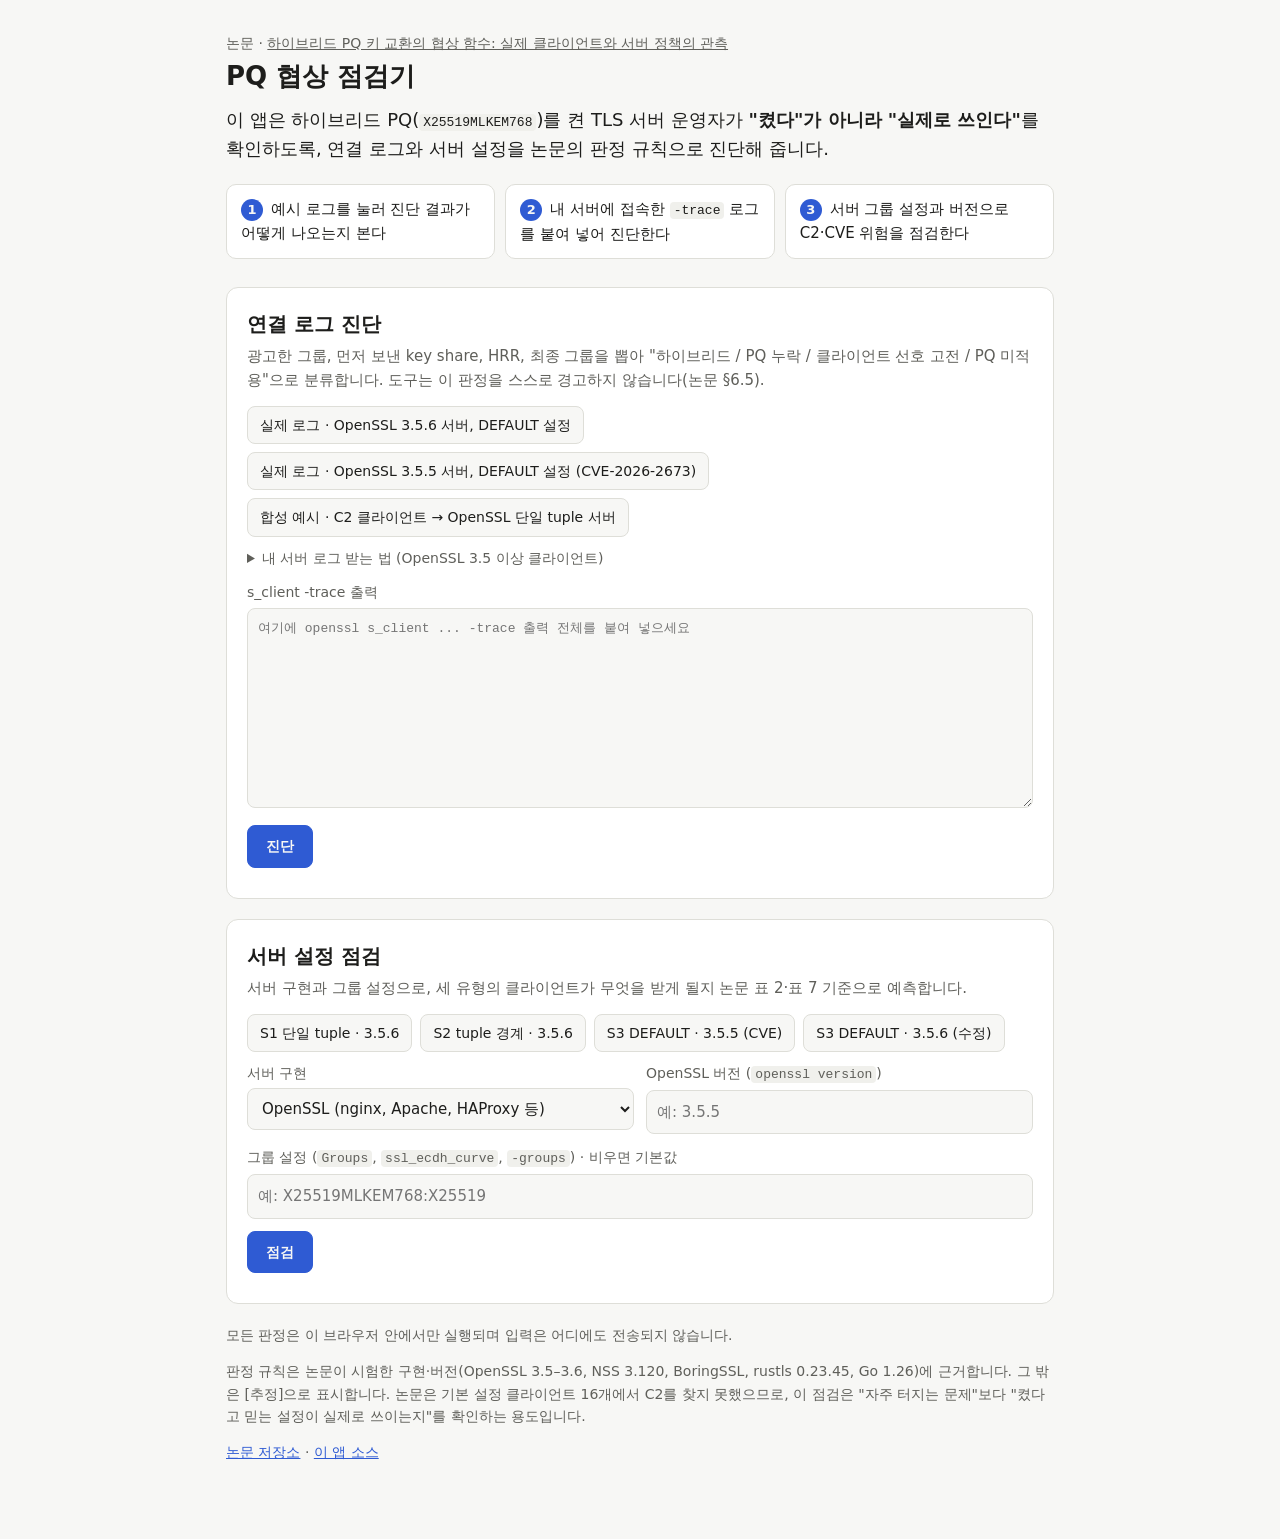
<file: pq-checker/index.html>
<!doctype html>
<html lang="ko">
<head>
<meta charset="utf-8">
<meta name="viewport" content="width=device-width, initial-scale=1">
<title>PQ 협상 점검기</title>
<meta name="description" content="하이브리드 PQ를 켠 TLS 서버가 실제로 하이브리드로 협상되는지, 연결 로그와 서버 설정으로 진단합니다.">
<style>
:root {
  --bg: #f7f7f5; --panel: #ffffff; --text: #1d1d1b; --muted: #5f5f5a; --line: #deded8;
  --accent: #2f5bd3; --ok: #1f7a43; --ok-bg: #e7f4ec; --warn: #8a5a00; --warn-bg: #fdf3dc;
  --bad: #b3261e; --bad-bg: #fbe9e7; --info: #3d4f6b; --info-bg: #eaeef5; --code: #f0f0ec;
}
@media (prefers-color-scheme: dark) {
  :root:not([data-theme="light"]) {
    --bg: #151614; --panel: #1e1f1c; --text: #ececea; --muted: #a3a39c; --line: #34352f;
    --accent: #8aa8ff; --ok: #7fd3a0; --ok-bg: #1b3326; --warn: #f0c56a; --warn-bg: #3a2f14;
    --bad: #ff9a90; --bad-bg: #3d1d1a; --info: #b5c4de; --info-bg: #23293a; --code: #262723;
  }
}
* { box-sizing: border-box; }
body { margin: 0; background: var(--bg); color: var(--text); font: 16px/1.6 system-ui, -apple-system, "Segoe UI", "Malgun Gothic", sans-serif; }
main { max-width: 860px; margin: 0 auto; padding: 32px 16px 64px; }
header .paper { color: var(--muted); font-size: 14px; margin: 0 0 6px; }
header .paper a { color: inherit; }
h1 { font-size: 26px; line-height: 1.3; margin: 0 0 12px; }
.lead { font-size: 18px; margin: 0 0 20px; }
.tasks { display: grid; grid-template-columns: repeat(3, 1fr); gap: 10px; padding: 0; margin: 0 0 28px; list-style: none; counter-reset: t; }
.tasks li { background: var(--panel); border: 1px solid var(--line); border-radius: 10px; padding: 12px 14px; font-size: 15px; counter-increment: t; }
.tasks li::before { content: counter(t); display: inline-grid; place-items: center; width: 22px; height: 22px; border-radius: 50%; background: var(--accent); color: var(--bg); font-weight: 700; font-size: 13px; margin-right: 8px; }
section { background: var(--panel); border: 1px solid var(--line); border-radius: 12px; padding: 20px; margin-bottom: 20px; }
h2 { font-size: 20px; margin: 0 0 4px; }
.sub { color: var(--muted); margin: 0 0 14px; font-size: 15px; }
.row { display: flex; flex-wrap: wrap; gap: 8px; margin-bottom: 10px; }
button { font: inherit; font-size: 14px; border: 1px solid var(--line); background: var(--bg); color: var(--text); border-radius: 8px; padding: 7px 12px; cursor: pointer; }
button:hover { border-color: var(--accent); }
button:focus-visible, textarea:focus-visible, input:focus-visible, select:focus-visible, summary:focus-visible, a:focus-visible { outline: 3px solid var(--accent); outline-offset: 3px; }
button.primary { background: var(--accent); color: var(--bg); border-color: var(--accent); font-weight: 600; padding: 9px 18px; }
textarea, input, select { font: 13px/1.5 ui-monospace, Consolas, monospace; width: 100%; color: var(--text); background: var(--bg); border: 1px solid var(--line); border-radius: 8px; padding: 10px; }
textarea { height: 200px; resize: vertical; }
select, input { font-family: inherit; font-size: 15px; }
label { display: block; font-size: 14px; color: var(--muted); margin-bottom: 4px; }
.grid { display: grid; grid-template-columns: 1fr 1fr; gap: 12px; margin-bottom: 12px; }
.grid .wide { grid-column: 1 / -1; }
details { font-size: 14px; color: var(--muted); margin: 0 0 12px; }
details pre { white-space: pre-wrap; word-break: break-all; }
code, pre { font-family: ui-monospace, Consolas, monospace; font-size: 13px; background: var(--code); border-radius: 4px; padding: 1px 4px; }
pre { padding: 10px; overflow-x: auto; }
.result { margin-top: 16px; border-radius: 10px; padding: 16px; border: 1px solid var(--line); }
.result:empty { display: none; }
.result h3 { margin: 0 0 8px; font-size: 18px; }
.result.ok { background: var(--ok-bg); border-color: var(--ok); } .result.ok h3 { color: var(--ok); }
.result.warn { background: var(--warn-bg); border-color: var(--warn); } .result.warn h3 { color: var(--warn); }
.result.bad { background: var(--bad-bg); border-color: var(--bad); } .result.bad h3 { color: var(--bad); }
.result.info, .result.error { background: var(--info-bg); border-color: var(--info); } .result.info h3, .result.error h3 { color: var(--info); }
.result ul { margin: 6px 0; padding-left: 20px; }
.result .k { font-weight: 600; margin-top: 10px; }
table { border-collapse: collapse; width: 100%; font-size: 14px; margin-top: 6px; }
th, td { text-align: left; border-bottom: 1px solid var(--line); padding: 6px 8px; vertical-align: top; }
th { color: var(--muted); font-weight: 600; }
footer { color: var(--muted); font-size: 14px; }
footer a { color: var(--accent); }
@media (max-width: 640px) {
  .tasks, .grid { grid-template-columns: 1fr; }
  h1 { font-size: 22px; }
}
</style>
</head>
<body>
<main>
<header>
  <p class="paper">논문 · <a href="https://github.com/whiteclover0542/pq-hybrid-downgrade/blob/main/docs/PAPER.md">하이브리드 PQ 키 교환의 협상 함수: 실제 클라이언트와 서버 정책의 관측</a></p>
  <h1>PQ 협상 점검기</h1>
  <p class="lead">이 앱은 하이브리드 PQ(<code>X25519MLKEM768</code>)를 켠 TLS 서버 운영자가 <b>"켰다"가 아니라 "실제로 쓰인다"</b>를 확인하도록, 연결 로그와 서버 설정을 논문의 판정 규칙으로 진단해 줍니다.</p>
  <ol class="tasks">
    <li>예시 로그를 눌러 진단 결과가 어떻게 나오는지 본다</li>
    <li>내 서버에 접속한 <code>-trace</code> 로그를 붙여 넣어 진단한다</li>
    <li>서버 그룹 설정과 버전으로 C2·CVE 위험을 점검한다</li>
  </ol>
</header>

<section id="log">
  <h2>연결 로그 진단</h2>
  <p class="sub">광고한 그룹, 먼저 보낸 key share, HRR, 최종 그룹을 뽑아 "하이브리드 / PQ 누락 / 클라이언트 선호 고전 / PQ 미적용"으로 분류합니다. 도구는 이 판정을 스스로 경고하지 않습니다(논문 §6.5).</p>
  <div class="row" id="samples"></div>
  <details>
    <summary>내 서버 로그 받는 법 (OpenSSL 3.5 이상 클라이언트)</summary>
    <p>세 유형으로 각각 접속해 보면 서버의 협상 함수를 알 수 있습니다. <code>호스트</code>를 바꾸세요.</p>
<pre># C1 하이브리드 우선 + 하이브리드 key share
openssl s_client -connect 호스트:443 -groups '*X25519MLKEM768:X25519' -trace &lt;/dev/null
# C2 하이브리드 우선 + X25519 key share만 (논문에서 PQ 누락이 난 조건)
openssl s_client -connect 호스트:443 -groups 'X25519MLKEM768:*X25519' -trace &lt;/dev/null
# C3 고전 우선
openssl s_client -connect 호스트:443 -groups '*X25519:X25519MLKEM768' -trace &lt;/dev/null</pre>
  </details>
  <form id="logForm">
    <label for="logText">s_client -trace 출력</label>
    <textarea id="logText" spellcheck="false" placeholder="여기에 openssl s_client ... -trace 출력 전체를 붙여 넣으세요"></textarea>
    <div class="row" style="margin-top:10px"><button class="primary" id="logBtn" type="submit">진단</button></div>
    <div class="result" id="logOut" aria-live="polite"></div>
  </form>
</section>

<section id="config">
  <h2>서버 설정 점검</h2>
  <p class="sub">서버 구현과 그룹 설정으로, 세 유형의 클라이언트가 무엇을 받게 될지 논문 표 2·표 7 기준으로 예측합니다.</p>
  <div class="row" id="cfgSamples"></div>
  <form id="cfgForm">
    <div class="grid">
      <div><label for="impl">서버 구현</label>
        <select id="impl">
          <option value="openssl">OpenSSL (nginx, Apache, HAProxy 등)</option>
          <option value="nss">NSS</option>
          <option value="boringssl">BoringSSL</option>
          <option value="rustls">rustls</option>
          <option value="go">Go crypto/tls (Caddy 등)</option>
        </select></div>
      <div><label for="ver">OpenSSL 버전 (<code>openssl version</code>)</label><input id="ver" placeholder="예: 3.5.5"></div>
      <div class="wide"><label for="groups">그룹 설정 (<code>Groups</code>, <code>ssl_ecdh_curve</code>, <code>-groups</code>) · 비우면 기본값</label><input id="groups" placeholder="예: X25519MLKEM768:X25519"></div>
    </div>
    <div class="row"><button class="primary" id="cfgBtn" type="submit">점검</button></div>
    <div class="result" id="cfgOut" aria-live="polite"></div>
  </form>
</section>

<footer>
  <p>모든 판정은 이 브라우저 안에서만 실행되며 입력은 어디에도 전송되지 않습니다.</p>
  <p>판정 규칙은 논문이 시험한 구현·버전(OpenSSL 3.5–3.6, NSS 3.120, BoringSSL, rustls 0.23.45, Go 1.26)에 근거합니다. 그 밖은 [추정]으로 표시합니다. 논문은 기본 설정 클라이언트 16개에서 C2를 찾지 못했으므로, 이 점검은 "자주 터지는 문제"보다 "켰다고 믿는 설정이 실제로 쓰이는지"를 확인하는 용도입니다.</p>
  <p><a href="https://github.com/whiteclover0542/pq-hybrid-downgrade">논문 저장소</a> · <a href="https://github.com/whiteclover0542/pq-tls-negotiation-checker">이 앱 소스</a></p>
</footer>
</main>

<script src="analyze.js"></script>
<script src="samples.js"></script>
<script>
function el(tag, text, cls) { var e = document.createElement(tag); if (text != null) e.textContent = text; if (cls) e.className = cls; return e; }
function list(title, items, box) {
  if (!items || !items.length) return;
  box.appendChild(el('div', title, 'k'));
  var ul = el('ul'); items.forEach(function (t) { ul.appendChild(el('li', t)); }); box.appendChild(ul);
}
function render(box, r) {
  box.className = 'result ' + r.level; box.textContent = '';
  box.appendChild(el('h3', r.title));
  if (r.facts) {
    var f = r.facts, t = el('table');
    [['클라이언트 광고 순서', f.advertised.join(' → ') || '(없음)'],
     ['초기 key share', f.keyShares.join(', ') || '(없음)'],
     ['HRR', f.hrr ? '있음' : '없음'],
     ['최종 그룹', f.negotiated || '(없음)'],
     ['서버가 보낸 지원 목록', f.serverGroups ? f.serverGroups.join(' → ') : '(안 보냄: 서버 1순위로 협상했거나 로그에 없음)']
    ].forEach(function (row) { var tr = el('tr'); tr.appendChild(el('th', row[0])); tr.appendChild(el('td', row[1])); t.appendChild(tr); });
    box.appendChild(t);
  }
  if (r.predictions) {
    box.appendChild(el('div', '예상 결과 · 선택 유형: ' + r.type, 'k'));
    var p = el('table'), h = el('tr');
    ['C1 하이브리드 우선 + 하이브리드 share', 'C2 하이브리드 우선 + X25519 share만', 'C3 고전 우선'].forEach(function (x) { h.appendChild(el('th', x)); });
    var d = el('tr'); r.predictions.forEach(function (x) { d.appendChild(el('td', x)); });
    p.appendChild(h); p.appendChild(d); box.appendChild(p);
  }
  list('근거', r.reasons, box);
  list('할 일', r.advice, box);
}
function safe(box, fn) {
  try { render(box, fn()); }
  catch (e) { render(box, { level: 'error', title: '입력을 해석하지 못했습니다', reasons: [String(e && e.message || e)], advice: ['입력을 확인하고 다시 시도하세요.'] }); }
}

var logText = document.getElementById('logText'), logOut = document.getElementById('logOut');
function runLog() { safe(logOut, function () { return analyzeLog(logText.value); }); }
document.getElementById('logForm').onsubmit = function (event) { event.preventDefault(); runLog(); };
SAMPLES.forEach(function (s) {
  var b = el('button', s.label); b.type = 'button'; b.title = '출처: ' + s.source;
  b.onclick = function () { logText.value = s.text; runLog(); };
  document.getElementById('samples').appendChild(b);
});

var impl = document.getElementById('impl'), ver = document.getElementById('ver'), groups = document.getElementById('groups'), cfgOut = document.getElementById('cfgOut');
function syncImpl() { ver.disabled = groups.disabled = impl.value !== 'openssl'; }
function runCfg() { safe(cfgOut, function () { return analyzeConfig({ impl: impl.value, version: ver.value, groups: groups.value }); }); }
impl.onchange = function () { syncImpl(); runCfg(); };
document.getElementById('cfgForm').onsubmit = function (event) { event.preventDefault(); runCfg(); };
[['S1 단일 tuple · 3.5.6', '3.5.6', 'X25519MLKEM768:X25519'],
 ['S2 tuple 경계 · 3.5.6', '3.5.6', 'X25519MLKEM768/X25519'],
 ['S3 DEFAULT · 3.5.5 (CVE)', '3.5.5', 'DEFAULT'],
 ['S3 DEFAULT · 3.5.6 (수정)', '3.5.6', 'DEFAULT']
].forEach(function (s) {
  var b = el('button', s[0]); b.type = 'button';
  b.onclick = function () { impl.value = 'openssl'; syncImpl(); ver.value = s[1]; groups.value = s[2]; runCfg(); };
  document.getElementById('cfgSamples').appendChild(b);
});
</script>
</body>
</html>
</file>
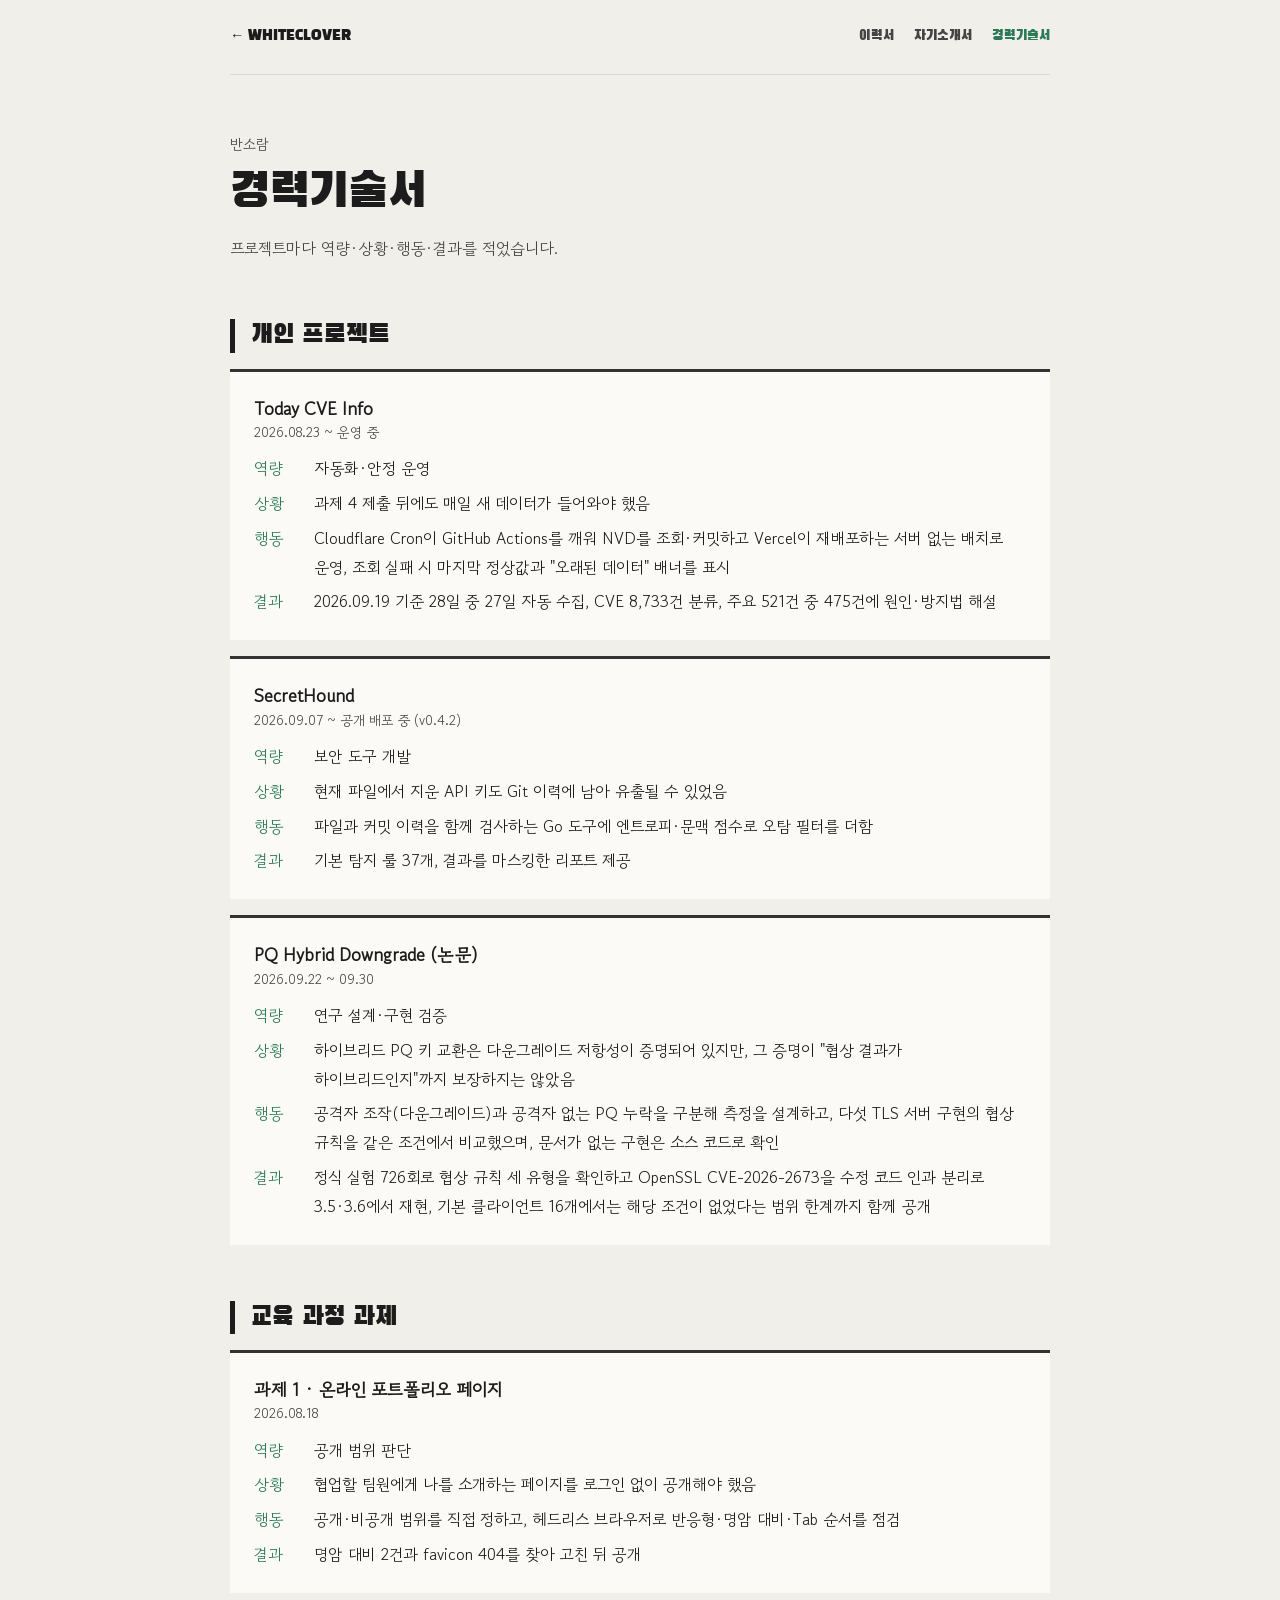
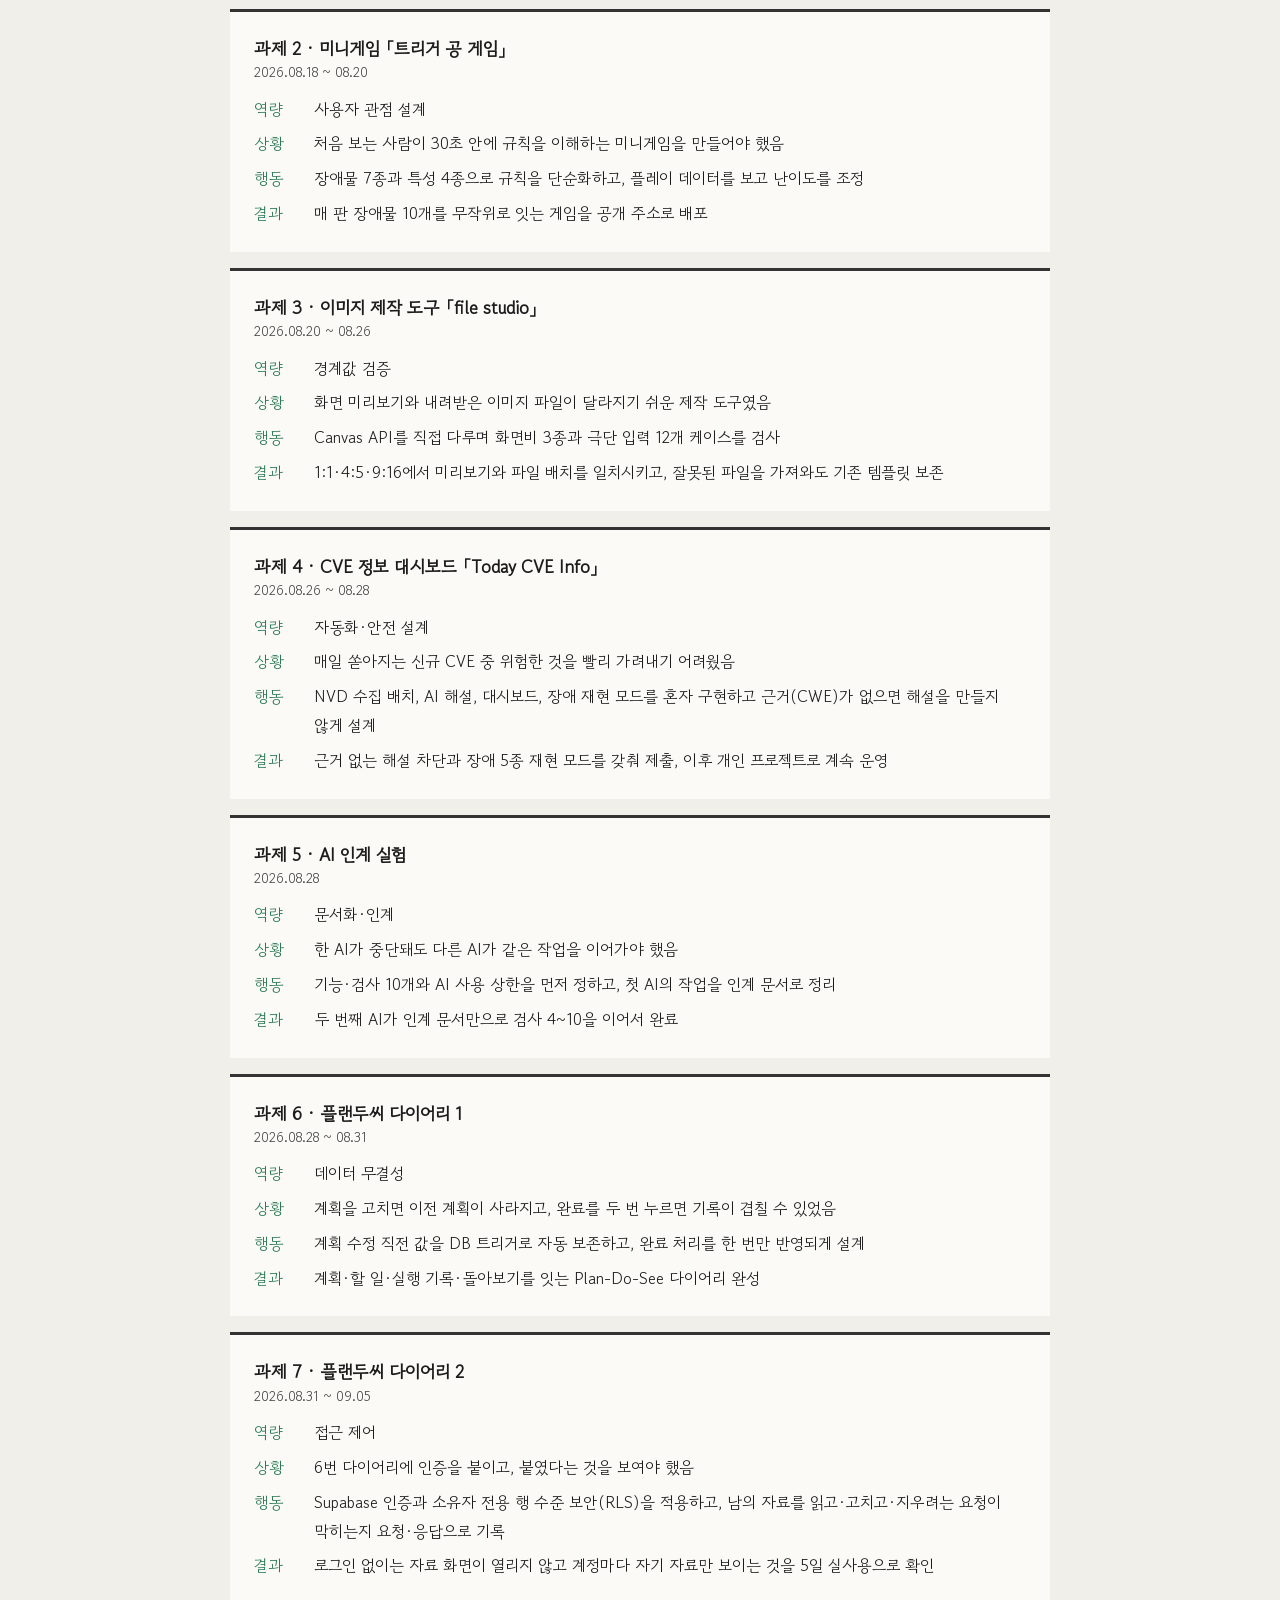
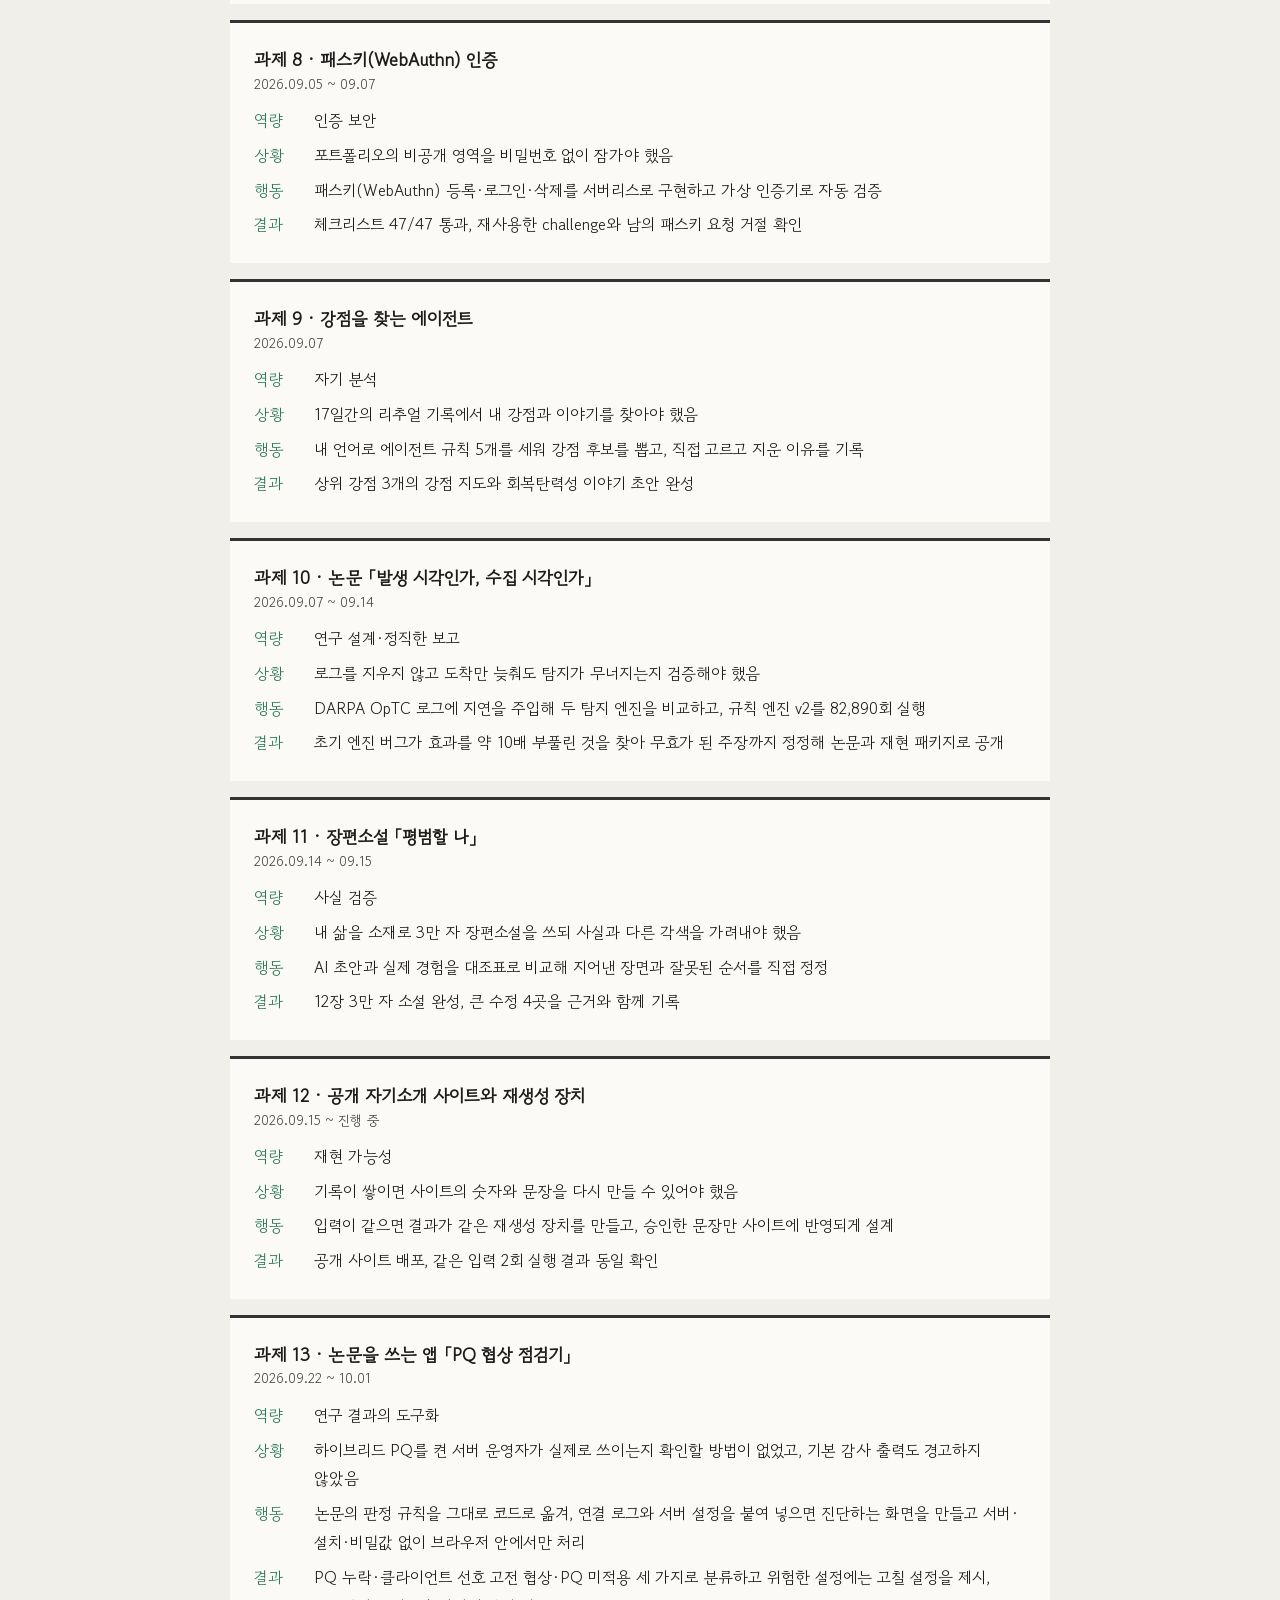
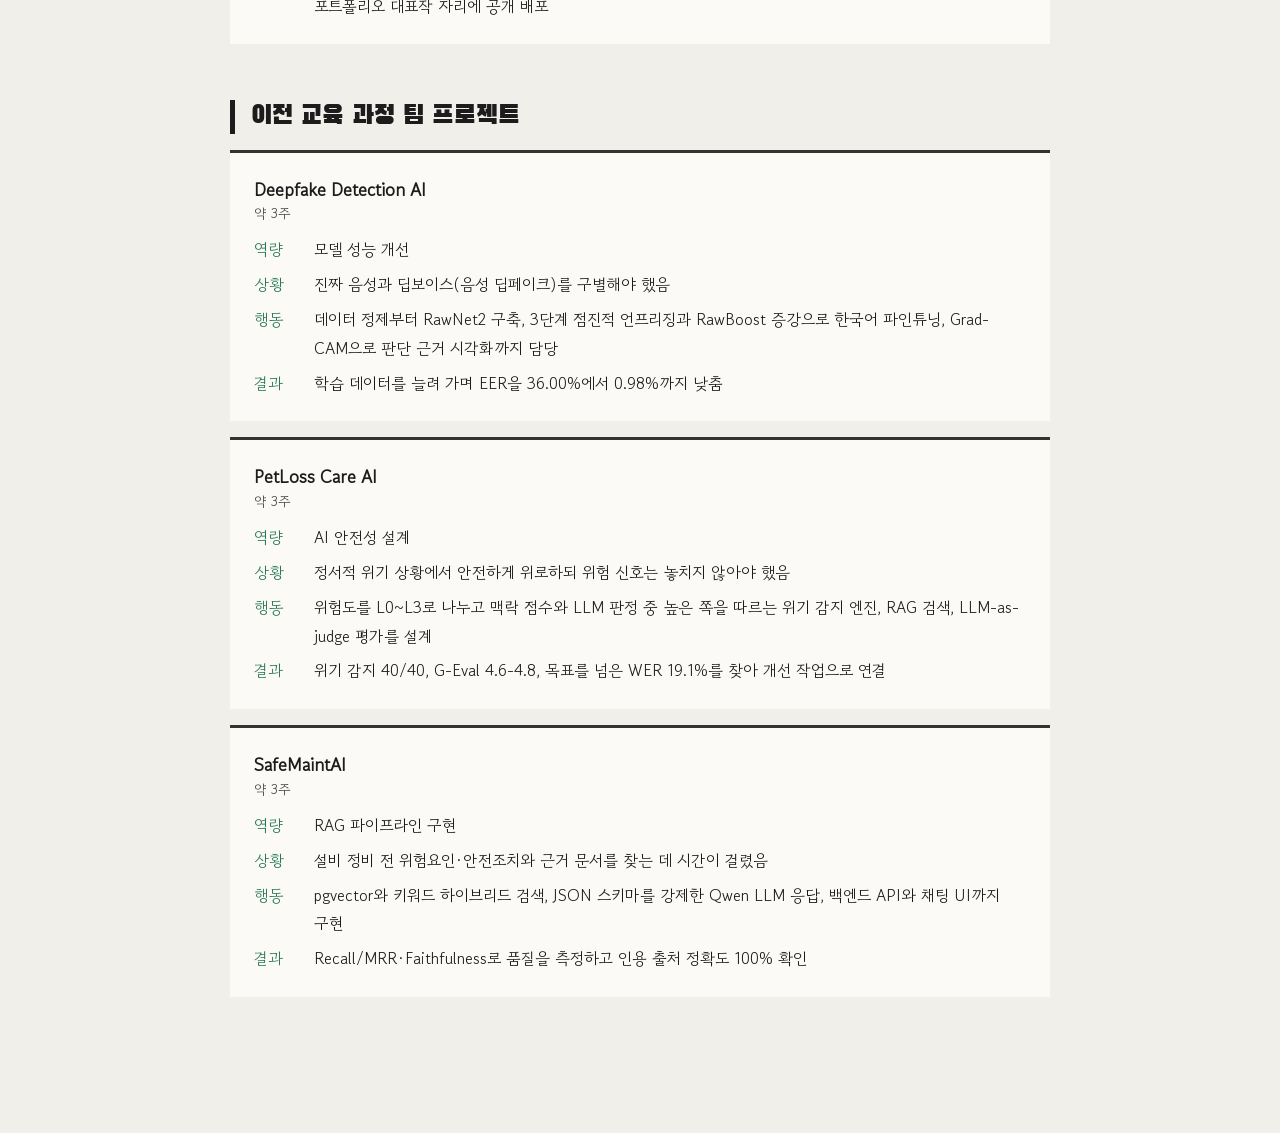
<file: career.html>
<!DOCTYPE html>
<html lang="ko">
<head>
  <meta charset="UTF-8">
  <meta name="viewport" content="width=device-width, initial-scale=1.0">
  <title>경력기술서 · 반소람</title>
  <meta name="description" content="반소람(WHITECLOVER)의 경력기술서입니다. 프로젝트마다 역량·상황·행동·결과를 적었습니다.">
  <link rel="icon" href="data:image/svg+xml,<svg xmlns=%22http://www.w3.org/2000/svg%22 viewBox=%220 0 100 100%22><rect width=%22100%22 height=%22100%22 fill=%22%23333333%22/><text x=%2250%22 y=%2268%22 font-size=%2260%22 font-family=%22sans-serif%22 font-weight=%22700%22 fill=%22%23ffffff%22 text-anchor=%22middle%22>W</text></svg>">
  <link rel="stylesheet" href="style.css">
</head>
<body class="doc-page">
  <nav class="doc-bar" aria-label="지원 문서">
    <a href="/#resume">← WHITECLOVER</a>
    <a href="resume.html">이력서</a>
    <a href="cover-letter.html">자기소개서</a>
    <a href="career.html" aria-current="page">경력기술서</a>
  </nav>

  <main class="doc">
    <p class="doc-kicker">반소람</p>
    <h1>경력기술서</h1>
    <p class="doc-lede">프로젝트마다 역량·상황·행동·결과를 적었습니다.</p>

    <h2>개인 프로젝트</h2>

    <article class="doc-item">
      <h3>Today CVE Info <span>2026.08.23 ~ 운영 중</span></h3>
      <dl>
        <dt>역량</dt><dd>자동화·안정 운영</dd>
        <dt>상황</dt><dd>과제 4 제출 뒤에도 매일 새 데이터가 들어와야 했음</dd>
        <dt>행동</dt><dd>Cloudflare Cron이 GitHub Actions를 깨워 NVD를 조회·커밋하고 Vercel이 재배포하는 서버 없는 배치로 운영, 조회 실패 시 마지막 정상값과 "오래된 데이터" 배너를 표시</dd>
        <dt>결과</dt><dd>2026.09.19 기준 28일 중 27일 자동 수집, CVE 8,733건 분류, 주요 521건 중 475건에 원인·방지법 해설</dd>
      </dl>
    </article>

    <article class="doc-item">
      <h3>SecretHound <span>2026.09.07 ~ 공개 배포 중 (v0.4.2)</span></h3>
      <dl>
        <dt>역량</dt><dd>보안 도구 개발</dd>
        <dt>상황</dt><dd>현재 파일에서 지운 API 키도 Git 이력에 남아 유출될 수 있었음</dd>
        <dt>행동</dt><dd>파일과 커밋 이력을 함께 검사하는 Go 도구에 엔트로피·문맥 점수로 오탐 필터를 더함</dd>
        <dt>결과</dt><dd>기본 탐지 룰 37개, 결과를 마스킹한 리포트 제공</dd>
      </dl>
    </article>

    <article class="doc-item">
      <h3>PQ Hybrid Downgrade (논문) <span>2026.09.22 ~ 09.30</span></h3>
      <dl>
        <dt>역량</dt><dd>연구 설계·구현 검증</dd>
        <dt>상황</dt><dd>하이브리드 PQ 키 교환은 다운그레이드 저항성이 증명되어 있지만, 그 증명이 "협상 결과가 하이브리드인지"까지 보장하지는 않았음</dd>
        <dt>행동</dt><dd>공격자 조작(다운그레이드)과 공격자 없는 PQ 누락을 구분해 측정을 설계하고, 다섯 TLS 서버 구현의 협상 규칙을 같은 조건에서 비교했으며, 문서가 없는 구현은 소스 코드로 확인</dd>
        <dt>결과</dt><dd>정식 실험 726회로 협상 규칙 세 유형을 확인하고 OpenSSL CVE-2026-2673을 수정 코드 인과 분리로 3.5·3.6에서 재현, 기본 클라이언트 16개에서는 해당 조건이 없었다는 범위 한계까지 함께 공개</dd>
      </dl>
    </article>

    <h2>교육 과정 과제</h2>

    <article class="doc-item">
      <h3>과제 1 · 온라인 포트폴리오 페이지 <span>2026.08.18</span></h3>
      <dl>
        <dt>역량</dt><dd>공개 범위 판단</dd>
        <dt>상황</dt><dd>협업할 팀원에게 나를 소개하는 페이지를 로그인 없이 공개해야 했음</dd>
        <dt>행동</dt><dd>공개·비공개 범위를 직접 정하고, 헤드리스 브라우저로 반응형·명암 대비·Tab 순서를 점검</dd>
        <dt>결과</dt><dd>명암 대비 2건과 favicon 404를 찾아 고친 뒤 공개</dd>
      </dl>
    </article>

    <article class="doc-item">
      <h3>과제 2 · 미니게임 「트리거 공 게임」 <span>2026.08.18 ~ 08.20</span></h3>
      <dl>
        <dt>역량</dt><dd>사용자 관점 설계</dd>
        <dt>상황</dt><dd>처음 보는 사람이 30초 안에 규칙을 이해하는 미니게임을 만들어야 했음</dd>
        <dt>행동</dt><dd>장애물 7종과 특성 4종으로 규칙을 단순화하고, 플레이 데이터를 보고 난이도를 조정</dd>
        <dt>결과</dt><dd>매 판 장애물 10개를 무작위로 잇는 게임을 공개 주소로 배포</dd>
      </dl>
    </article>

    <article class="doc-item">
      <h3>과제 3 · 이미지 제작 도구 「file studio」 <span>2026.08.20 ~ 08.26</span></h3>
      <dl>
        <dt>역량</dt><dd>경계값 검증</dd>
        <dt>상황</dt><dd>화면 미리보기와 내려받은 이미지 파일이 달라지기 쉬운 제작 도구였음</dd>
        <dt>행동</dt><dd>Canvas API를 직접 다루며 화면비 3종과 극단 입력 12개 케이스를 검사</dd>
        <dt>결과</dt><dd>1:1·4:5·9:16에서 미리보기와 파일 배치를 일치시키고, 잘못된 파일을 가져와도 기존 템플릿 보존</dd>
      </dl>
    </article>

    <article class="doc-item">
      <h3>과제 4 · CVE 정보 대시보드 「Today CVE Info」 <span>2026.08.26 ~ 08.28</span></h3>
      <dl>
        <dt>역량</dt><dd>자동화·안전 설계</dd>
        <dt>상황</dt><dd>매일 쏟아지는 신규 CVE 중 위험한 것을 빨리 가려내기 어려웠음</dd>
        <dt>행동</dt><dd>NVD 수집 배치, AI 해설, 대시보드, 장애 재현 모드를 혼자 구현하고 근거(CWE)가 없으면 해설을 만들지 않게 설계</dd>
        <dt>결과</dt><dd>근거 없는 해설 차단과 장애 5종 재현 모드를 갖춰 제출, 이후 개인 프로젝트로 계속 운영</dd>
      </dl>
    </article>

    <article class="doc-item">
      <h3>과제 5 · AI 인계 실험 <span>2026.08.28</span></h3>
      <dl>
        <dt>역량</dt><dd>문서화·인계</dd>
        <dt>상황</dt><dd>한 AI가 중단돼도 다른 AI가 같은 작업을 이어가야 했음</dd>
        <dt>행동</dt><dd>기능·검사 10개와 AI 사용 상한을 먼저 정하고, 첫 AI의 작업을 인계 문서로 정리</dd>
        <dt>결과</dt><dd>두 번째 AI가 인계 문서만으로 검사 4~10을 이어서 완료</dd>
      </dl>
    </article>

    <article class="doc-item">
      <h3>과제 6 · 플랜두씨 다이어리 1 <span>2026.08.28 ~ 08.31</span></h3>
      <dl>
        <dt>역량</dt><dd>데이터 무결성</dd>
        <dt>상황</dt><dd>계획을 고치면 이전 계획이 사라지고, 완료를 두 번 누르면 기록이 겹칠 수 있었음</dd>
        <dt>행동</dt><dd>계획 수정 직전 값을 DB 트리거로 자동 보존하고, 완료 처리를 한 번만 반영되게 설계</dd>
        <dt>결과</dt><dd>계획·할 일·실행 기록·돌아보기를 잇는 Plan-Do-See 다이어리 완성</dd>
      </dl>
    </article>

    <article class="doc-item">
      <h3>과제 7 · 플랜두씨 다이어리 2 <span>2026.08.31 ~ 09.05</span></h3>
      <dl>
        <dt>역량</dt><dd>접근 제어</dd>
        <dt>상황</dt><dd>6번 다이어리에 인증을 붙이고, 붙였다는 것을 보여야 했음</dd>
        <dt>행동</dt><dd>Supabase 인증과 소유자 전용 행 수준 보안(RLS)을 적용하고, 남의 자료를 읽고·고치고·지우려는 요청이 막히는지 요청·응답으로 기록</dd>
        <dt>결과</dt><dd>로그인 없이는 자료 화면이 열리지 않고 계정마다 자기 자료만 보이는 것을 5일 실사용으로 확인</dd>
      </dl>
    </article>

    <article class="doc-item">
      <h3>과제 8 · 패스키(WebAuthn) 인증 <span>2026.09.05 ~ 09.07</span></h3>
      <dl>
        <dt>역량</dt><dd>인증 보안</dd>
        <dt>상황</dt><dd>포트폴리오의 비공개 영역을 비밀번호 없이 잠가야 했음</dd>
        <dt>행동</dt><dd>패스키(WebAuthn) 등록·로그인·삭제를 서버리스로 구현하고 가상 인증기로 자동 검증</dd>
        <dt>결과</dt><dd>체크리스트 47/47 통과, 재사용한 challenge와 남의 패스키 요청 거절 확인</dd>
      </dl>
    </article>

    <article class="doc-item">
      <h3>과제 9 · 강점을 찾는 에이전트 <span>2026.09.07</span></h3>
      <dl>
        <dt>역량</dt><dd>자기 분석</dd>
        <dt>상황</dt><dd>17일간의 리추얼 기록에서 내 강점과 이야기를 찾아야 했음</dd>
        <dt>행동</dt><dd>내 언어로 에이전트 규칙 5개를 세워 강점 후보를 뽑고, 직접 고르고 지운 이유를 기록</dd>
        <dt>결과</dt><dd>상위 강점 3개의 강점 지도와 회복탄력성 이야기 초안 완성</dd>
      </dl>
    </article>

    <article class="doc-item">
      <h3>과제 10 · 논문 「발생 시각인가, 수집 시각인가」 <span>2026.09.07 ~ 09.14</span></h3>
      <dl>
        <dt>역량</dt><dd>연구 설계·정직한 보고</dd>
        <dt>상황</dt><dd>로그를 지우지 않고 도착만 늦춰도 탐지가 무너지는지 검증해야 했음</dd>
        <dt>행동</dt><dd>DARPA OpTC 로그에 지연을 주입해 두 탐지 엔진을 비교하고, 규칙 엔진 v2를 82,890회 실행</dd>
        <dt>결과</dt><dd>초기 엔진 버그가 효과를 약 10배 부풀린 것을 찾아 무효가 된 주장까지 정정해 논문과 재현 패키지로 공개</dd>
      </dl>
    </article>

    <article class="doc-item">
      <h3>과제 11 · 장편소설 「평범할 나」 <span>2026.09.14 ~ 09.15</span></h3>
      <dl>
        <dt>역량</dt><dd>사실 검증</dd>
        <dt>상황</dt><dd>내 삶을 소재로 3만 자 장편소설을 쓰되 사실과 다른 각색을 가려내야 했음</dd>
        <dt>행동</dt><dd>AI 초안과 실제 경험을 대조표로 비교해 지어낸 장면과 잘못된 순서를 직접 정정</dd>
        <dt>결과</dt><dd>12장 3만 자 소설 완성, 큰 수정 4곳을 근거와 함께 기록</dd>
      </dl>
    </article>

    <article class="doc-item">
      <h3>과제 12 · 공개 자기소개 사이트와 재생성 장치 <span>2026.09.15 ~ 진행 중</span></h3>
      <dl>
        <dt>역량</dt><dd>재현 가능성</dd>
        <dt>상황</dt><dd>기록이 쌓이면 사이트의 숫자와 문장을 다시 만들 수 있어야 했음</dd>
        <dt>행동</dt><dd>입력이 같으면 결과가 같은 재생성 장치를 만들고, 승인한 문장만 사이트에 반영되게 설계</dd>
        <dt>결과</dt><dd>공개 사이트 배포, 같은 입력 2회 실행 결과 동일 확인</dd>
      </dl>
    </article>

    <article class="doc-item">
      <h3>과제 13 · 논문을 쓰는 앱 「PQ 협상 점검기」 <span>2026.09.22 ~ 10.01</span></h3>
      <dl>
        <dt>역량</dt><dd>연구 결과의 도구화</dd>
        <dt>상황</dt><dd>하이브리드 PQ를 켠 서버 운영자가 실제로 쓰이는지 확인할 방법이 없었고, 기본 감사 출력도 경고하지 않았음</dd>
        <dt>행동</dt><dd>논문의 판정 규칙을 그대로 코드로 옮겨, 연결 로그와 서버 설정을 붙여 넣으면 진단하는 화면을 만들고 서버·설치·비밀값 없이 브라우저 안에서만 처리</dd>
        <dt>결과</dt><dd>PQ 누락·클라이언트 선호 고전 협상·PQ 미적용 세 가지로 분류하고 위험한 설정에는 고칠 설정을 제시, 포트폴리오 대표작 자리에 공개 배포</dd>
      </dl>
    </article>

    <h2>이전 교육 과정 팀 프로젝트</h2>

    <article class="doc-item">
      <h3>Deepfake Detection AI <span>약 3주</span></h3>
      <dl>
        <dt>역량</dt><dd>모델 성능 개선</dd>
        <dt>상황</dt><dd>진짜 음성과 딥보이스(음성 딥페이크)를 구별해야 했음</dd>
        <dt>행동</dt><dd>데이터 정제부터 RawNet2 구축, 3단계 점진적 언프리징과 RawBoost 증강으로 한국어 파인튜닝, Grad-CAM으로 판단 근거 시각화까지 담당</dd>
        <dt>결과</dt><dd>학습 데이터를 늘려 가며 EER을 36.00%에서 0.98%까지 낮춤</dd>
      </dl>
    </article>

    <article class="doc-item">
      <h3>PetLoss Care AI <span>약 3주</span></h3>
      <dl>
        <dt>역량</dt><dd>AI 안전성 설계</dd>
        <dt>상황</dt><dd>정서적 위기 상황에서 안전하게 위로하되 위험 신호는 놓치지 않아야 했음</dd>
        <dt>행동</dt><dd>위험도를 L0~L3로 나누고 맥락 점수와 LLM 판정 중 높은 쪽을 따르는 위기 감지 엔진, RAG 검색, LLM-as-judge 평가를 설계</dd>
        <dt>결과</dt><dd>위기 감지 40/40, G-Eval 4.6-4.8, 목표를 넘은 WER 19.1%를 찾아 개선 작업으로 연결</dd>
      </dl>
    </article>

    <article class="doc-item">
      <h3>SafeMaintAI <span>약 3주</span></h3>
      <dl>
        <dt>역량</dt><dd>RAG 파이프라인 구현</dd>
        <dt>상황</dt><dd>설비 정비 전 위험요인·안전조치와 근거 문서를 찾는 데 시간이 걸렸음</dd>
        <dt>행동</dt><dd>pgvector와 키워드 하이브리드 검색, JSON 스키마를 강제한 Qwen LLM 응답, 백엔드 API와 채팅 UI까지 구현</dd>
        <dt>결과</dt><dd>Recall/MRR·Faithfulness로 품질을 측정하고 인용 출처 정확도 100% 확인</dd>
      </dl>
    </article>
  </main>
</body>
</html>
</file>
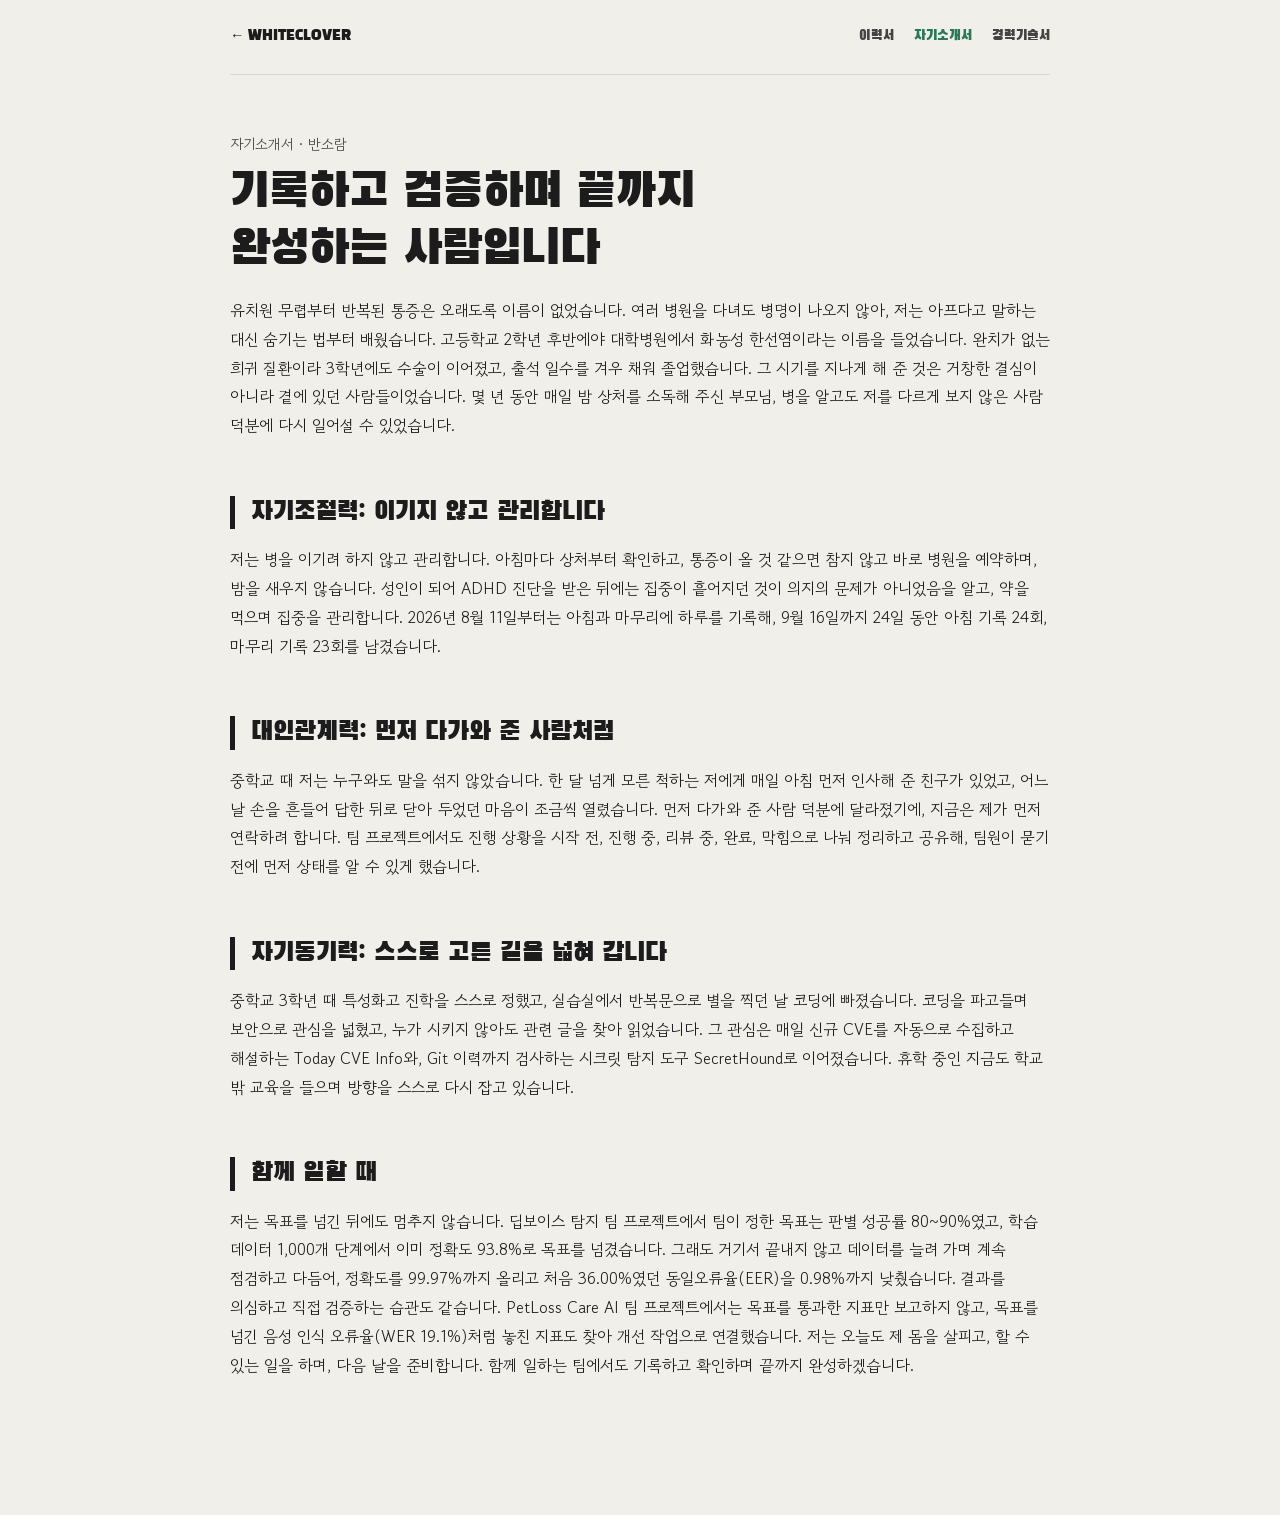
<file: cover-letter.html>
<!DOCTYPE html>
<html lang="ko">
<head>
  <meta charset="UTF-8">
  <meta name="viewport" content="width=device-width, initial-scale=1.0">
  <title>자기소개서 · 반소람</title>
  <meta name="description" content="반소람(WHITECLOVER)의 자기소개서입니다.">
  <link rel="icon" href="data:image/svg+xml,<svg xmlns=%22http://www.w3.org/2000/svg%22 viewBox=%220 0 100 100%22><rect width=%22100%22 height=%22100%22 fill=%22%23333333%22/><text x=%2250%22 y=%2268%22 font-size=%2260%22 font-family=%22sans-serif%22 font-weight=%22700%22 fill=%22%23ffffff%22 text-anchor=%22middle%22>W</text></svg>">
  <link rel="stylesheet" href="style.css">
</head>
<body class="doc-page">
  <nav class="doc-bar" aria-label="지원 문서">
    <a href="/#resume">← WHITECLOVER</a>
    <a href="resume.html">이력서</a>
    <a href="cover-letter.html" aria-current="page">자기소개서</a>
    <a href="career.html">경력기술서</a>
  </nav>

  <main class="doc">
    <p class="doc-kicker">자기소개서 · 반소람</p>
    <h1>기록하고 검증하며 끝까지 완성하는 사람입니다</h1>

    <p>유치원 무렵부터 반복된 통증은 오래도록 이름이 없었습니다. 여러 병원을 다녀도 병명이 나오지 않아, 저는 아프다고 말하는 대신 숨기는 법부터 배웠습니다. 고등학교 2학년 후반에야 대학병원에서 화농성 한선염이라는 이름을 들었습니다. 완치가 없는 희귀 질환이라 3학년에도 수술이 이어졌고, 출석 일수를 겨우 채워 졸업했습니다. 그 시기를 지나게 해 준 것은 거창한 결심이 아니라 곁에 있던 사람들이었습니다. 몇 년 동안 매일 밤 상처를 소독해 주신 부모님, 병을 알고도 저를 다르게 보지 않은 사람 덕분에 다시 일어설 수 있었습니다.</p>

    <h2>자기조절력: 이기지 않고 관리합니다</h2>
    <p>저는 병을 이기려 하지 않고 관리합니다. 아침마다 상처부터 확인하고, 통증이 올 것 같으면 참지 않고 바로 병원을 예약하며, 밤을 새우지 않습니다. 성인이 되어 ADHD 진단을 받은 뒤에는 집중이 흩어지던 것이 의지의 문제가 아니었음을 알고, 약을 먹으며 집중을 관리합니다. 2026년 8월 11일부터는 아침과 마무리에 하루를 기록해, 9월 16일까지 24일 동안 아침 기록 24회, 마무리 기록 23회를 남겼습니다.</p>

    <h2>대인관계력: 먼저 다가와 준 사람처럼</h2>
    <p>중학교 때 저는 누구와도 말을 섞지 않았습니다. 한 달 넘게 모른 척하는 저에게 매일 아침 먼저 인사해 준 친구가 있었고, 어느 날 손을 흔들어 답한 뒤로 닫아 두었던 마음이 조금씩 열렸습니다. 먼저 다가와 준 사람 덕분에 달라졌기에, 지금은 제가 먼저 연락하려 합니다. 팀 프로젝트에서도 진행 상황을 시작 전, 진행 중, 리뷰 중, 완료, 막힘으로 나눠 정리하고 공유해, 팀원이 묻기 전에 먼저 상태를 알 수 있게 했습니다.</p>

    <h2>자기동기력: 스스로 고른 길을 넓혀 갑니다</h2>
    <p>중학교 3학년 때 특성화고 진학을 스스로 정했고, 실습실에서 반복문으로 별을 찍던 날 코딩에 빠졌습니다. 코딩을 파고들며 보안으로 관심을 넓혔고, 누가 시키지 않아도 관련 글을 찾아 읽었습니다. 그 관심은 매일 신규 CVE를 자동으로 수집하고 해설하는 Today CVE Info와, Git 이력까지 검사하는 시크릿 탐지 도구 SecretHound로 이어졌습니다. 휴학 중인 지금도 학교 밖 교육을 들으며 방향을 스스로 다시 잡고 있습니다.</p>

    <h2>함께 일할 때</h2>
    <p>저는 목표를 넘긴 뒤에도 멈추지 않습니다. 딥보이스 탐지 팀 프로젝트에서 팀이 정한 목표는 판별 성공률 80~90%였고, 학습 데이터 1,000개 단계에서 이미 정확도 93.8%로 목표를 넘겼습니다. 그래도 거기서 끝내지 않고 데이터를 늘려 가며 계속 점검하고 다듬어, 정확도를 99.97%까지 올리고 처음 36.00%였던 동일오류율(EER)을 0.98%까지 낮췄습니다. 결과를 의심하고 직접 검증하는 습관도 같습니다. PetLoss Care AI 팀 프로젝트에서는 목표를 통과한 지표만 보고하지 않고, 목표를 넘긴 음성 인식 오류율(WER 19.1%)처럼 놓친 지표도 찾아 개선 작업으로 연결했습니다. 저는 오늘도 제 몸을 살피고, 할 수 있는 일을 하며, 다음 날을 준비합니다. 함께 일하는 팀에서도 기록하고 확인하며 끝까지 완성하겠습니다.</p>
  </main>
</body>
</html>
</file>
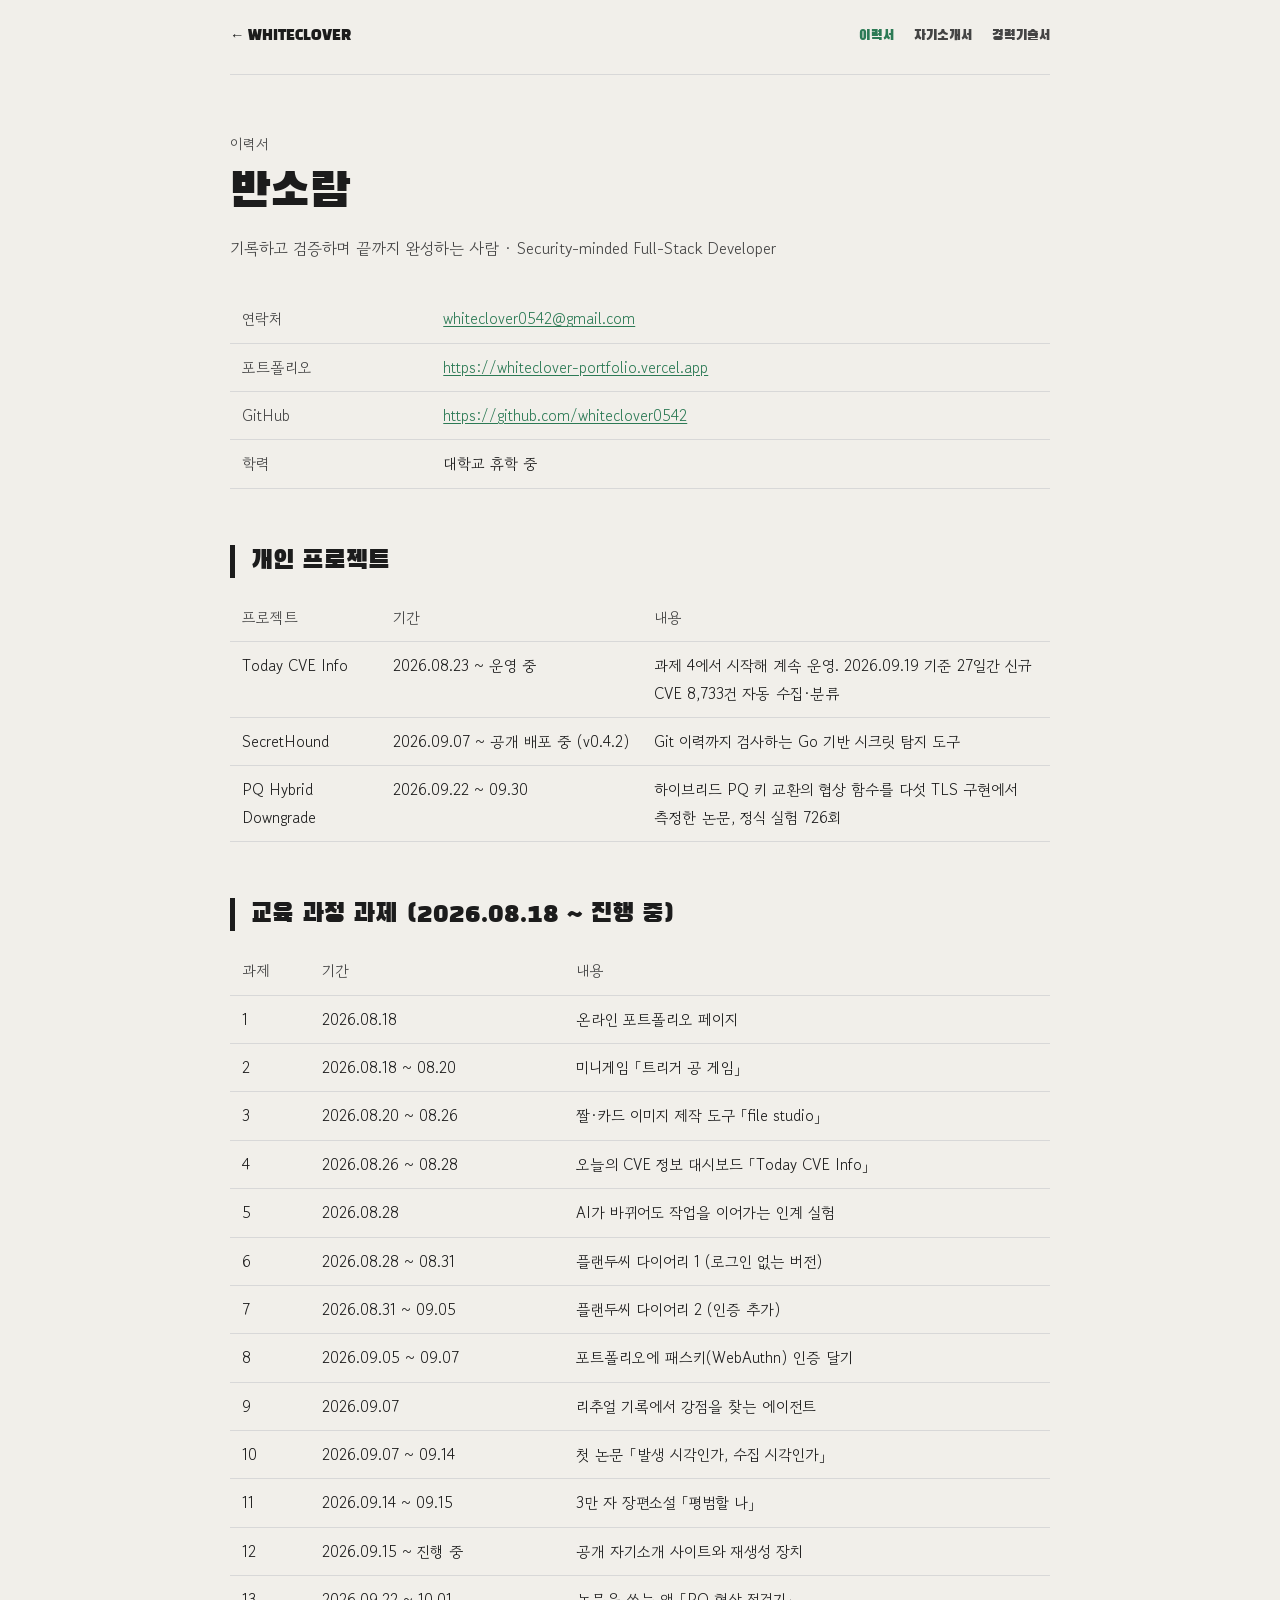
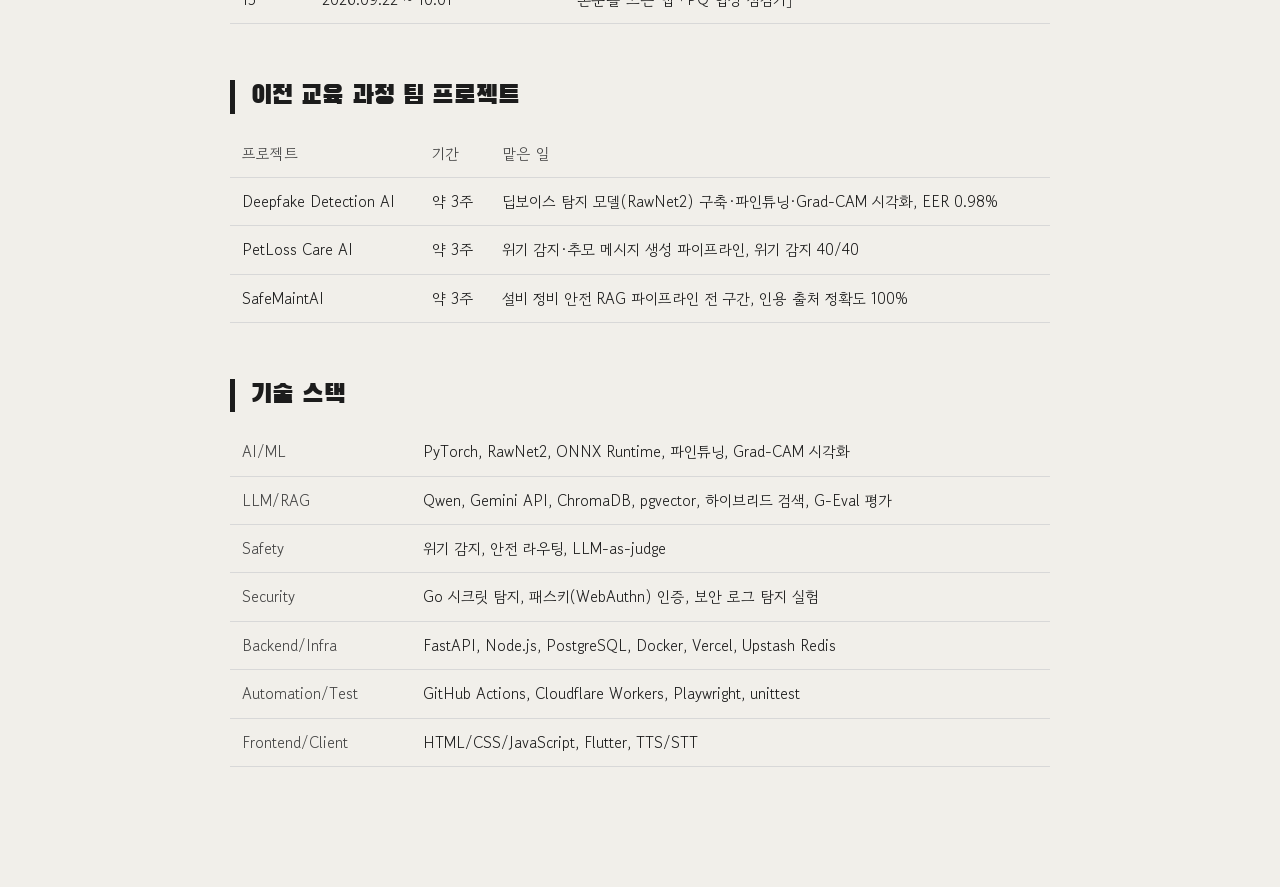
<file: resume.html>
<!DOCTYPE html>
<html lang="ko">
<head>
  <meta charset="UTF-8">
  <meta name="viewport" content="width=device-width, initial-scale=1.0">
  <title>이력서 · 반소람</title>
  <meta name="description" content="반소람(WHITECLOVER)의 이력서입니다.">
  <link rel="icon" href="data:image/svg+xml,<svg xmlns=%22http://www.w3.org/2000/svg%22 viewBox=%220 0 100 100%22><rect width=%22100%22 height=%22100%22 fill=%22%23333333%22/><text x=%2250%22 y=%2268%22 font-size=%2260%22 font-family=%22sans-serif%22 font-weight=%22700%22 fill=%22%23ffffff%22 text-anchor=%22middle%22>W</text></svg>">
  <link rel="stylesheet" href="style.css">
</head>
<body class="doc-page">
  <nav class="doc-bar" aria-label="지원 문서">
    <a href="/#resume">← WHITECLOVER</a>
    <a href="resume.html" aria-current="page">이력서</a>
    <a href="cover-letter.html">자기소개서</a>
    <a href="career.html">경력기술서</a>
  </nav>

  <main class="doc">
    <p class="doc-kicker">이력서</p>
    <h1>반소람</h1>
    <p class="doc-lede">기록하고 검증하며 끝까지 완성하는 사람 · Security-minded Full-Stack Developer</p>

    <div class="table-wrap">
      <table>
        <tbody>
          <tr><th scope="row">연락처</th><td><a href="mailto:whiteclover0542@gmail.com">whiteclover0542@gmail.com</a></td></tr>
          <tr><th scope="row">포트폴리오</th><td><a href="https://whiteclover-portfolio.vercel.app">https://whiteclover-portfolio.vercel.app</a></td></tr>
          <tr><th scope="row">GitHub</th><td><a href="https://github.com/whiteclover0542">https://github.com/whiteclover0542</a></td></tr>
          <tr><th scope="row">학력</th><td>대학교 휴학 중</td></tr>
        </tbody>
      </table>
    </div>

    <h2>개인 프로젝트</h2>
    <div class="table-wrap">
      <table>
        <thead><tr><th>프로젝트</th><th>기간</th><th>내용</th></tr></thead>
        <tbody>
          <tr><td>Today CVE Info</td><td>2026.08.23 ~ 운영 중</td><td>과제 4에서 시작해 계속 운영. 2026.09.19 기준 27일간 신규 CVE 8,733건 자동 수집·분류</td></tr>
          <tr><td>SecretHound</td><td>2026.09.07 ~ 공개 배포 중 (v0.4.2)</td><td>Git 이력까지 검사하는 Go 기반 시크릿 탐지 도구</td></tr>
          <tr><td>PQ Hybrid Downgrade</td><td>2026.09.22 ~ 09.30</td><td>하이브리드 PQ 키 교환의 협상 함수를 다섯 TLS 구현에서 측정한 논문, 정식 실험 726회</td></tr>
        </tbody>
      </table>
    </div>

    <h2>교육 과정 과제 (2026.08.18 ~ 진행 중)</h2>
    <div class="table-wrap">
      <table>
        <thead><tr><th>과제</th><th>기간</th><th>내용</th></tr></thead>
        <tbody>
          <tr><td>1</td><td>2026.08.18</td><td>온라인 포트폴리오 페이지</td></tr>
          <tr><td>2</td><td>2026.08.18 ~ 08.20</td><td>미니게임 「트리거 공 게임」</td></tr>
          <tr><td>3</td><td>2026.08.20 ~ 08.26</td><td>짤·카드 이미지 제작 도구 「file studio」</td></tr>
          <tr><td>4</td><td>2026.08.26 ~ 08.28</td><td>오늘의 CVE 정보 대시보드 「Today CVE Info」</td></tr>
          <tr><td>5</td><td>2026.08.28</td><td>AI가 바뀌어도 작업을 이어가는 인계 실험</td></tr>
          <tr><td>6</td><td>2026.08.28 ~ 08.31</td><td>플랜두씨 다이어리 1 (로그인 없는 버전)</td></tr>
          <tr><td>7</td><td>2026.08.31 ~ 09.05</td><td>플랜두씨 다이어리 2 (인증 추가)</td></tr>
          <tr><td>8</td><td>2026.09.05 ~ 09.07</td><td>포트폴리오에 패스키(WebAuthn) 인증 달기</td></tr>
          <tr><td>9</td><td>2026.09.07</td><td>리추얼 기록에서 강점을 찾는 에이전트</td></tr>
          <tr><td>10</td><td>2026.09.07 ~ 09.14</td><td>첫 논문 「발생 시각인가, 수집 시각인가」</td></tr>
          <tr><td>11</td><td>2026.09.14 ~ 09.15</td><td>3만 자 장편소설 「평범할 나」</td></tr>
          <tr><td>12</td><td>2026.09.15 ~ 진행 중</td><td>공개 자기소개 사이트와 재생성 장치</td></tr>
          <tr><td>13</td><td>2026.09.22 ~ 10.01</td><td>논문을 쓰는 앱 「PQ 협상 점검기」</td></tr>
        </tbody>
      </table>
    </div>

    <h2>이전 교육 과정 팀 프로젝트</h2>
    <div class="table-wrap">
      <table>
        <thead><tr><th>프로젝트</th><th>기간</th><th>맡은 일</th></tr></thead>
        <tbody>
          <tr><td>Deepfake Detection AI</td><td>약 3주</td><td>딥보이스 탐지 모델(RawNet2) 구축·파인튜닝·Grad-CAM 시각화, EER 0.98%</td></tr>
          <tr><td>PetLoss Care AI</td><td>약 3주</td><td>위기 감지·추모 메시지 생성 파이프라인, 위기 감지 40/40</td></tr>
          <tr><td>SafeMaintAI</td><td>약 3주</td><td>설비 정비 안전 RAG 파이프라인 전 구간, 인용 출처 정확도 100%</td></tr>
        </tbody>
      </table>
    </div>

    <h2>기술 스택</h2>
    <div class="table-wrap">
      <table>
        <tbody>
          <tr><th scope="row">AI/ML</th><td>PyTorch, RawNet2, ONNX Runtime, 파인튜닝, Grad-CAM 시각화</td></tr>
          <tr><th scope="row">LLM/RAG</th><td>Qwen, Gemini API, ChromaDB, pgvector, 하이브리드 검색, G-Eval 평가</td></tr>
          <tr><th scope="row">Safety</th><td>위기 감지, 안전 라우팅, LLM-as-judge</td></tr>
          <tr><th scope="row">Security</th><td>Go 시크릿 탐지, 패스키(WebAuthn) 인증, 보안 로그 탐지 실험</td></tr>
          <tr><th scope="row">Backend/Infra</th><td>FastAPI, Node.js, PostgreSQL, Docker, Vercel, Upstash Redis</td></tr>
          <tr><th scope="row">Automation/Test</th><td>GitHub Actions, Cloudflare Workers, Playwright, unittest</td></tr>
          <tr><th scope="row">Frontend/Client</th><td>HTML/CSS/JavaScript, Flutter, TTS/STT</td></tr>
        </tbody>
      </table>
    </div>
  </main>
</body>
</html>
</file>
<file: style.css>
/* fonts are self-hosted (subset: KS X 1001 Hangul + Latin) so the look never depends on Google Fonts */
@font-face {
  font-family: "Black Han Sans";
  src: url("fonts/BlackHanSans.woff2") format("woff2");
  font-weight: 400;
  font-display: swap;
}

@font-face {
  font-family: "Gowun Dodum";
  src: url("fonts/GowunDodum.woff2") format("woff2");
  font-weight: 400;
  font-display: swap;
}

:root {
  --black: #1c1c1c;
  --white: #ffffff;
  --paper: #f1efea;
  --surface: #fbfaf7;
  --gray-100: #e7e4dd;
  --gray-300: #cfcfcf;
  --gray-500: #8f8f8f;
  --gray-700: #444444;
  --charcoal: #333333;
  --clover: #5fbf8a;
  --clover-deep: #2c7a55;
  --line: #d8d8d8;
  --ink-soft: #252525;
  --font-body: "Gowun Dodum", -apple-system, "Apple SD Gothic Neo", sans-serif;
  --font-display: "Black Han Sans", -apple-system, "Apple SD Gothic Neo", sans-serif;
  --wrap: min(1120px, 100% - 48px);
  --radius: 8px;
  --ease: cubic-bezier(0.16, 1, 0.3, 1);
}

* {
  box-sizing: border-box;
}

body {
  margin: 0;
  background: var(--paper);
  color: var(--black);
  font-family: var(--font-body);
  line-height: 1.85;
  -webkit-font-smoothing: antialiased;
  -moz-osx-font-smoothing: grayscale;
  text-rendering: optimizeLegibility;
  word-break: keep-all;
}

h1, h2, h3,
#hero-one-line,
#hero-mission {
  text-wrap: balance;
}

p {
  text-wrap: pretty;
}

.section-title,
section#story h2,
section#disclosure h2,
section#strengths h2,
section#projects h2,
section#private-zone h2 {
  font-family: var(--font-display);
  font-weight: 400;
  font-size: clamp(2rem, 5vw, 3.4rem);
  line-height: 1.15;
  letter-spacing: -0.005em;
  margin: 0 0 48px;
  padding-left: 24px;
  border-left: 6px solid var(--black);
}

/* hero */
header#intro {
  background:
    radial-gradient(640px circle at var(--mx, 72%) var(--my, 38%), rgba(95, 191, 138, 0.1), transparent 65%),
    var(--charcoal);
  color: var(--white);
  min-height: min(820px, 86vh);
  display: grid;
  align-items: center;
  padding: 120px 0 88px;
  border-bottom: 1px solid rgba(255, 255, 255, 0.2);
  position: relative;
  overflow: hidden;
}

header#intro::before {
  content: "";
  position: absolute;
  inset: 0;
  pointer-events: none;
  background-image: radial-gradient(circle, rgba(95, 191, 138, 0.62) 1.2px, transparent 1.8px);
  background-size: 28px 28px;
  -webkit-mask-image: radial-gradient(260px circle at var(--mx, 72%) var(--my, 38%), #000, transparent);
  mask-image: radial-gradient(260px circle at var(--mx, 72%) var(--my, 38%), #000, transparent);
}

header#intro::after {
  content: "";
  position: absolute;
  inset: 0;
  pointer-events: none;
  opacity: 0.06;
  background-image: url("data:image/svg+xml,%3Csvg xmlns='http://www.w3.org/2000/svg' width='160' height='160'%3E%3Cfilter id='n'%3E%3CfeTurbulence type='fractalNoise' baseFrequency='0.9' numOctaves='2' stitchTiles='stitch'/%3E%3C/filter%3E%3Crect width='100%25' height='100%25' filter='url(%23n)'/%3E%3C/svg%3E");
}

.hero-inner {
  position: relative;
  z-index: 1;
  width: var(--wrap);
  max-width: 1240px;
  margin: 0 auto;
}

#hero-role {
  margin: 0 0 18px;
  font-size: clamp(0.95rem, 1.6vw, 1.15rem);
  line-height: 1.4;
  color: rgba(95, 191, 138, 0.72);
}

header#intro h1 {
  margin: 0;
  font-family: var(--font-display);
  font-weight: 400;
  font-size: clamp(3rem, 11.5vw, 9.5rem);
  line-height: 0.95;
  letter-spacing: -0.035em;
  max-width: 12ch;
}

#hero-one-line {
  max-width: 22ch;
  margin: 28px 0 0;
  font-family: var(--font-display);
  font-weight: 400;
  font-size: clamp(1.3rem, 2.6vw, 1.9rem);
  line-height: 1.35;
}

.hero-nav {
  display: flex;
  flex-wrap: wrap;
  gap: 10px;
  margin-top: 48px;
}

.hero-nav a {
  border: 1px solid rgba(255, 255, 255, 0.38);
  border-radius: 4px;
  color: var(--white);
  font-size: 0.9rem;
  line-height: 1;
  padding: 12px 20px;
  background: rgba(17, 17, 17, 0.12);
  text-decoration: none;
  transition: background 0.25s var(--ease), color 0.25s var(--ease), transform 0.1s ease;
}

.hero-nav a:hover {
  background: var(--white);
  color: var(--black);
}

/* about */
section#about {
  width: var(--wrap);
  margin: 0 auto;
  padding: 144px 0 56px;
  display: grid;
  grid-template-columns: minmax(0, 1.35fr) minmax(0, 1fr);
  column-gap: 72px;
  row-gap: 40px;
  align-items: end;
}

#hero-mission {
  margin: 0;
  padding-left: 28px;
  border-left: 3px solid rgba(95, 191, 138, 0.65);
  font-family: var(--font-display);
  font-weight: 400;
  font-size: clamp(1.7rem, 3.6vw, 2.75rem);
  line-height: 1.3;
}

#hero-highlights {
  display: grid;
  padding: 0 24px;
  background: var(--charcoal);
  color: var(--white);
  border-bottom: 1px solid var(--line);
  border-top: 3px solid var(--charcoal);
}

.hero-stat {
  display: flex;
  align-items: baseline;
  justify-content: space-between;
  gap: 16px;
  padding: 16px 0;
  border-top: 1px solid var(--line);
}

.hero-stat .v {
  font-family: var(--font-display);
  font-size: clamp(1.7rem, 3vw, 2.3rem);
  line-height: 1.1;
  font-variant-numeric: tabular-nums;
  color: var(--white);
}

.hero-stat .k {
  font-size: 0.86rem;
  color: var(--gray-300);
  text-align: right;
}

#target-sentence {
  grid-column: 1 / -1;
  max-width: 44ch;
  margin: 0;
  font-size: 1rem;
  color: var(--gray-700);
}

/* story */
section#story {
  width: min(940px, 100% - 48px);
  margin: 0 auto;
  padding: 144px 0 24px;
}

.story-list {
  position: relative;
  border-left: 3px solid rgba(44, 122, 85, 0.42);
  margin-left: 5px;
  padding-left: 36px;
}

.story-list::before {
  content: "";
  position: absolute;
  left: -2px;
  top: 0;
  bottom: 0;
  width: 3px;
  background: rgba(44, 122, 85, 0.72);
  transform-origin: top;
  transform: scaleY(0);
}

.story-scene {
  position: relative;
  padding: 0 0 96px 8px;
}

.story-scene:last-child {
  padding-bottom: 0;
}

.story-scene::before {
  content: "";
  position: absolute;
  left: -42px;
  top: 7px;
  width: 11px;
  height: 11px;
  border-radius: 50%;
  background: var(--clover-deep);
  box-shadow: 0 0 0 5px var(--paper);
}

.story-scene time,
.story-scene .story-when {
  display: block;
  margin: 0;
  font-size: 0.85rem;
  line-height: 1.6;
  color: var(--gray-500);
}

.story-scene h3 {
  margin: 10px 0 24px;
  font-family: var(--font-display);
  font-weight: 400;
  font-size: clamp(1.5rem, 3vw, 2rem);
  line-height: 1.25;
}

.scene-label {
  display: block;
  margin-bottom: 4px;
  font-family: var(--font-body);
  font-size: 0.95rem;
  color: var(--gray-700);
}

.story-scene p {
  max-width: 62ch;
  margin: 0;
  font-size: 1.02rem;
  line-height: 1.95;
  color: var(--ink-soft);
}

.story-scene p + p {
  margin-top: 16px;
}

.ability-tag {
  display: inline-block;
  margin-left: 4px;
  padding: 1px 10px;
  border: 1px solid var(--gray-500);
  border-radius: 999px;
  font-size: 0.74rem;
  line-height: 1.7;
  color: var(--black);
  white-space: nowrap;
  vertical-align: 1px;
}

/* numbers & resume */
section#next-steps {
  width: var(--wrap);
  margin: 104px auto 0;
  display: grid;
  grid-template-columns: minmax(0, 1.5fr) minmax(0, 1fr);
  gap: 16px;
}

.next-step-card {
  border-radius: 0;
  border-top: 3px solid var(--charcoal);
  padding: 40px;
  background: var(--gray-100);
}

.next-step-card h2 {
  margin: 0 0 12px;
  font-family: var(--font-display);
  font-weight: 400;
  font-size: clamp(1.4rem, 2.4vw, 1.75rem);
  line-height: 1.3;
}

.next-step-card p {
  margin: 0;
  font-size: 0.95rem;
  color: var(--gray-700);
}

.next-step-card a {
  display: inline-block;
  margin-top: 24px;
  padding-bottom: 2px;
  border-bottom: 2px solid currentColor;
  font-family: var(--font-display);
  font-size: 0.9rem;
  color: var(--black);
  text-decoration: none;
  transition: opacity 0.2s ease;
}

.next-step-card a:hover {
  opacity: 0.6;
}

#resume {
  background: var(--charcoal);
  color: var(--white);
  border-top-color: rgba(95, 191, 138, 0.55);
}

#resume p {
  color: var(--gray-300);
}

#resume a {
  color: var(--white);
}

.regen-stats {
  list-style: none;
  display: grid;
  gap: 8px;
  margin: 24px 0 0;
  padding: 0;
  font-size: 0.9rem;
  color: var(--gray-700);
}

.regen-stats strong {
  font-family: var(--font-display);
  font-weight: 400;
  color: var(--black);
}

.regen-sentence {
  margin-top: 16px !important;
  color: var(--black) !important;
}

/* work & skills */
section#disclosure {
  width: var(--wrap);
  margin: 0 auto;
  padding: 160px 0 24px;
}

#disclosure-scope {
  list-style: none;
  margin: 0;
  padding: 0;
  border-top: 3px solid var(--black);
}

#disclosure-scope > li {
  display: grid;
  grid-template-columns: minmax(0, 260px) minmax(0, 1fr);
  gap: 32px;
  padding: 32px 0;
  border-bottom: 1px solid var(--line);
}

#disclosure-scope .label {
  font-family: var(--font-display);
  font-size: 1.4rem;
  line-height: 1.3;
  color: var(--black);
}

#disclosure-scope .detail {
  font-size: 1rem;
  color: var(--gray-700);
}

#disclosure-scope .detail p {
  margin: 8px 0 0;
}

#disclosure-scope .detail a {
  color: var(--black);
  text-decoration: underline;
  text-underline-offset: 3px;
  word-break: break-all;
}

ul.detail-list {
  list-style: none;
  display: grid;
  gap: 10px;
  margin: 0;
  padding: 0;
}

ul.detail-list strong,
.evidence-list strong {
  display: inline-block;
  margin-right: 8px;
  padding: 3px 8px;
  border-radius: 6px;
  background: var(--charcoal);
  color: var(--white);
  font-weight: 400;
  font-size: 0.8rem;
  line-height: 1.5;
  letter-spacing: 0.02em;
  vertical-align: middle;
}

/* how i work */
main {
  width: min(960px, 100% - 48px);
  margin: 0 auto;
  padding: 160px 0 24px;
}

section#strengths {
  counter-reset: strength;
}

article.strength {
  counter-increment: strength;
  position: relative;
  padding: 52px 0 52px 176px;
  border-top: 1px solid var(--line);
  border-left: 3px solid rgba(95, 191, 138, 0.55);
}

article.strength:last-of-type {
  border-bottom: 1px solid var(--line);
}

article.strength::before {
  content: counter(strength, decimal-leading-zero);
  position: absolute;
  left: 0;
  top: 36px;
  font-family: var(--font-display);
  font-size: 5rem;
  line-height: 1;
  color: var(--gray-300);
  user-select: none;
}

article.strength h3 {
  margin: 0 0 20px;
  font-family: var(--font-display);
  font-weight: 400;
  font-size: clamp(1.35rem, 2.6vw, 1.75rem);
  line-height: 1.3;
}

article.strength p {
  margin: 10px 0;
  font-size: 0.98rem;
  color: var(--gray-700);
}

article.strength p.result {
  color: var(--black);
  font-size: 1.05rem;
}

article.strength p strong {
  display: inline-block;
  margin-right: 10px;
  padding: 3px 9px;
  border-radius: 6px;
  background: var(--charcoal);
  color: var(--white);
  font-weight: 400;
  font-size: 0.8rem;
  line-height: 1.5;
  letter-spacing: 0.04em;
  vertical-align: middle;
}

/* toggles */
button.evidence-toggle {
  display: inline-flex;
  align-items: center;
  gap: 6px;
  margin-top: 20px;
  padding: 4px 0;
  border: none;
  border-bottom: 2px solid currentColor;
  background: none;
  color: var(--black);
  font-family: var(--font-display);
  font-size: 0.88rem;
  letter-spacing: 0.02em;
  cursor: pointer;
  transition: gap 0.25s var(--ease), transform 0.1s ease;
}

button.evidence-toggle::after {
  content: "→";
}

button.evidence-toggle:hover {
  gap: 12px;
}

.evidence-detail {
  margin-top: 16px;
  padding: 20px 24px;
  border-radius: 0;
  border-left: 3px solid rgba(44, 122, 85, 0.45);
  background: var(--gray-100);
  color: var(--gray-700);
  font-size: 0.95rem;
}

.evidence-detail p {
  margin: 0;
}

.evidence-detail p + p {
  margin-top: 10px;
}

.evidence-list {
  list-style: none;
  display: grid;
  gap: 8px;
  margin: 14px 0 0;
  padding: 0;
}

/* projects */
section#projects {
  width: 100%;
  margin: 0 auto;
  padding: 144px max(24px, calc((100vw - 1120px) / 2)) 64px;
  background: var(--charcoal);
  color: var(--white);
}

section#projects h2 {
  color: var(--white);
  border-left-color: var(--white);
}

.project-group-label {
  display: flex;
  align-items: center;
  gap: 16px;
  margin: 0 0 18px;
  font-family: var(--font-display);
  font-size: 1.05rem;
  line-height: 1.4;
}

.project-group-label::after {
  content: "";
  flex: 1;
  height: 1px;
  background: rgba(255, 255, 255, 0.28);
}

.project-group-label--spaced {
  margin-top: 80px;
}

.project-group-note {
  margin: -6px 0 18px;
  font-size: 0.82rem;
  color: var(--gray-300);
}

.project-grid {
  list-style: none;
  display: grid;
  gap: 16px;
  margin: 0;
  padding: 0;
}

.project-grid--solo,
.project-grid--team {
  grid-template-columns: repeat(2, minmax(0, 1fr));
}

.project-grid--team > :first-child {
  grid-column: 1 / -1;
}

.project-card {
  display: flex;
  flex-direction: column;
  padding: 40px 36px 36px;
  border-radius: 0;
  border-top: 3px solid var(--charcoal);
  background: var(--gray-100);
  color: var(--black);
}

.project-grid--research .project-card {
  border: none;
  border-top: 3px solid rgba(44, 122, 85, 0.45);
}

.project-grid--research .project-card--planned {
  background: transparent;
  border: 1px dashed var(--gray-500);
}

.project-head {
  display: flex;
  align-items: baseline;
  gap: 12px;
  margin-bottom: 18px;
}

.project-index {
  font-family: var(--font-display);
  font-size: 0.95rem;
  color: var(--gray-500);
}

.project-head h3 {
  margin: 0;
  font-family: var(--font-display);
  font-weight: 400;
  font-size: clamp(1.3rem, 2.4vw, 1.6rem);
  line-height: 1.25;
}

.project-stat {
  display: flex;
  flex-direction: column;
  gap: 2px;
  margin: 0 0 20px;
}

.project-stat .v {
  font-family: var(--font-display);
  font-size: clamp(2rem, 4vw, 2.8rem);
  line-height: 1.05;
  font-variant-numeric: tabular-nums;
}

.project-stat .k {
  font-size: 0.82rem;
  color: var(--gray-700);
}

.project-line {
  margin: 8px 0;
  font-size: 0.92rem;
  line-height: 1.7;
  color: var(--gray-700);
}

.project-result {
  color: var(--black);
}

.project-line,
.project-note,
.project-card .evidence-detail {
  max-width: 72ch;
}

.project-line strong {
  display: inline-block;
  margin-right: 8px;
  padding: 2px 8px;
  border-radius: 6px;
  background: var(--charcoal);
  color: var(--white);
  font-weight: 400;
  font-size: 0.74rem;
  line-height: 1.5;
  letter-spacing: 0.03em;
  vertical-align: middle;
}

.project-tech {
  list-style: none;
  display: flex;
  flex-wrap: wrap;
  gap: 6px;
  margin: 18px 0 0;
  padding: 0;
}

.project-tech li {
  padding: 3px 11px;
  border: 1px solid var(--gray-300);
  border-radius: 4px;
  background: var(--surface);
  font-size: 0.76rem;
  color: var(--gray-700);
}

.project-card .evidence-toggle {
  align-self: flex-start;
}

.project-card .evidence-detail {
  background: var(--surface);
}

.project-links {
  display: flex;
  flex-wrap: wrap;
  gap: 20px;
  margin-top: 22px;
}

.project-link {
  align-self: flex-start;
  margin-top: 22px;
  padding-bottom: 2px;
  border-bottom: 2px solid currentColor;
  font-family: var(--font-display);
  font-size: 0.9rem;
  color: var(--black);
  text-decoration: none;
  transition: opacity 0.2s ease;
}

.project-links .project-link {
  margin-top: 0;
}

.project-link:hover {
  opacity: 0.6;
}

.project-note {
  margin: 14px 0 0;
  font-size: 0.78rem;
  line-height: 1.6;
  color: var(--gray-700);
}

.mini-table {
  width: 100%;
  margin: 10px 0;
  border-collapse: collapse;
  font-size: 0.8rem;
}

.mini-table th,
.mini-table td {
  padding: 5px 8px;
  border: 1px solid var(--gray-300);
  text-align: left;
}

.mini-table th {
  background: var(--gray-100);
  font-weight: 400;
}

/* private zone (passkey) */
section#private-zone {
  width: min(760px, 100% - 48px);
  margin: 160px auto 0;
  padding-top: 72px;
  border-top: 2px dashed var(--gray-300);
}

section#private-zone h2 {
  margin-bottom: 16px;
}

.private-lede {
  margin: 0 0 32px;
  font-size: 0.95rem;
  line-height: 1.8;
  color: var(--gray-700);
}

#private-auth-box,
#private-content {
  padding: 28px 30px;
  border-radius: 0;
  border-top: 3px solid rgba(44, 122, 85, 0.45);
  background: var(--gray-100);
}

.private-field {
  display: flex;
  flex-direction: column;
  gap: 6px;
  margin-bottom: 16px;
}

.private-field label {
  font-size: 0.82rem;
  color: var(--gray-700);
}

.private-field input {
  padding: 11px 14px;
  border: 1px solid var(--gray-500);
  border-radius: 10px;
  background: var(--surface);
  font-family: var(--font-body);
  font-size: 0.95rem;
  color: var(--black);
}

.private-field input:focus-visible {
  outline: 2px solid var(--black);
  outline-offset: 2px;
}

.private-actions {
  display: flex;
  flex-wrap: wrap;
  gap: 10px;
}

.pk-btn {
  padding: 10px 18px;
  border: 1px solid var(--black);
  border-radius: 999px;
  background: var(--surface);
  color: var(--black);
  font-family: var(--font-display);
  font-size: 0.85rem;
  letter-spacing: 0.02em;
  cursor: pointer;
  transition: background 0.2s ease, color 0.2s ease, transform 0.1s ease;
}

.pk-btn:hover {
  background: var(--charcoal);
  color: var(--white);
}

.pk-btn-primary {
  background: var(--charcoal);
  color: var(--white);
}

.pk-btn-primary:hover {
  background: var(--black);
}

.pk-btn-danger {
  padding: 5px 12px;
  border-color: var(--gray-500);
  color: var(--gray-700);
  font-size: 0.75rem;
}

.pk-status {
  min-height: 1.4em;
  margin: 16px 0 0;
  font-size: 0.86rem;
  color: var(--gray-700);
}

.pk-status-error {
  color: #b3261e;
}

#private-content {
  margin-top: 16px;
}

#private-content h3 {
  margin: 0 0 12px;
  font-family: var(--font-display);
  font-weight: 400;
  font-size: 1.1rem;
}

.private-content-head {
  display: flex;
  align-items: center;
  justify-content: space-between;
  gap: 12px;
  margin-bottom: 22px;
}

.private-content-head p {
  margin: 0;
  font-size: 0.9rem;
}

.pk-notes,
.pk-list {
  list-style: none;
  display: grid;
  gap: 8px;
  margin: 0 0 24px;
  padding: 0;
}

.pk-notes li {
  padding: 11px 15px;
  border-radius: 10px;
  background: var(--surface);
  font-size: 0.88rem;
  color: var(--gray-700);
}

.pk-list li {
  display: flex;
  align-items: center;
  justify-content: space-between;
  gap: 10px;
  padding: 8px 8px 8px 15px;
  border-radius: 10px;
  background: var(--surface);
  font-size: 0.8rem;
}

.pk-item-info {
  color: var(--gray-700);
  overflow-wrap: anywhere;
}

#pk-log-wrap {
  width: min(760px, 100% - 48px);
  margin: 20px auto 0;
}

#pk-log-wrap summary {
  cursor: pointer;
  font-size: 0.8rem;
  color: var(--gray-500);
}

#pk-log {
  max-height: 260px;
  margin-top: 10px;
  padding: 14px 16px;
  overflow: auto;
  border-radius: 14px;
  background: var(--charcoal);
  color: var(--gray-100);
  font-size: 0.72rem;
  line-height: 1.5;
  white-space: pre-wrap;
  word-break: break-all;
}

/* contact */
#top-contact {
  position: fixed;
  top: 20px;
  right: 20px;
  z-index: 10;
  padding: 8px 16px;
  border: 1px solid rgba(255, 255, 255, 0.3);
  border-radius: 4px;
  background: var(--charcoal);
  color: var(--white);
  font-family: var(--font-display);
  font-size: 0.82rem;
  letter-spacing: 0.03em;
  text-decoration: none;
  transition: background 0.2s ease, transform 0.1s ease;
}

#top-contact:hover {
  background: var(--black);
}

footer#contact {
  margin-top: 160px;
  padding: 128px 24px;
  background: var(--charcoal);
  color: var(--white);
  text-align: center;
}

footer#contact .contact-toggle {
  display: inline-flex;
  align-items: center;
  gap: 10px;
  max-width: 100%;
  padding-bottom: 4px;
  border-bottom: 3px solid var(--white);
  color: var(--white);
  font-family: var(--font-display);
  font-size: clamp(1.8rem, 6vw, 3.8rem);
  line-height: 1.2;
  text-decoration: none;
  overflow-wrap: anywhere;
  transition: gap 0.25s var(--ease);
}

footer#contact .contact-toggle::after {
  content: "→";
}

footer#contact .contact-toggle:hover {
  gap: 20px;
}

/* focus & press */
a:focus-visible,
button:focus-visible,
summary:focus-visible {
  outline: 2px solid var(--clover-deep);
  outline-offset: 3px;
}

header#intro a:focus-visible,
footer#contact a:focus-visible,
#resume a:focus-visible {
  outline-color: var(--clover);
}

.pk-btn:active,
.hero-nav a:active,
#top-contact:active,
button.evidence-toggle:active {
  transform: scale(0.98);
}

/* motion */
@media (prefers-reduced-motion: no-preference) {
  html {
    scroll-behavior: smooth;
  }

  .hero-inner > * {
    animation: rise 0.8s var(--ease) both;
  }

  .hero-inner > h1 {
    animation-delay: 0.05s;
  }

  .hero-inner > #hero-role {
    animation-delay: 0.2s;
  }

  .hero-inner > #hero-one-line {
    animation-delay: 0.35s;
  }

  .hero-inner > .hero-nav {
    animation-delay: 0.5s;
  }

  @supports (animation-timeline: scroll()) {
    body::before {
      content: "";
      position: fixed;
      inset: 0 0 auto 0;
      z-index: 20;
      height: 3px;
      background: var(--clover);
      transform-origin: left;
      transform: scaleX(0);
      animation: grow linear both;
      animation-timeline: scroll(root);
    }

    .story-list::before {
      animation: grow-y linear both;
      animation-timeline: view();
      animation-range: cover 12% cover 72%;
    }
  }
}

@keyframes grow {
  to {
    transform: scaleX(1);
  }
}

@keyframes grow-y {
  to {
    transform: scaleY(1);
  }
}

@keyframes rise {
  from {
    opacity: 0;
    transform: translateY(20px);
  }
  to {
    opacity: 1;
    transform: none;
  }
}

/* tablet & mobile */
@media (max-width: 860px) {
  section#about {
    grid-template-columns: 1fr;
    align-items: start;
  }

  section#next-steps {
    grid-template-columns: 1fr;
  }

  #disclosure-scope > li {
    grid-template-columns: 1fr;
    gap: 10px;
  }

  .project-grid--solo,
  .project-grid--team {
    grid-template-columns: 1fr;
  }
}

@media (max-width: 640px) {
  :root {
    --wrap: calc(100% - 40px);
  }

  header#intro {
    min-height: 100dvh;
    padding: 88px 0 56px;
  }

  header#intro h1 {
    max-width: none;
    font-size: clamp(2.3rem, 10.3vw, 4.1rem);
    letter-spacing: -0.05em;
  }

  .hero-nav {
    margin-top: 36px;
  }

  section#about {
    padding-top: 88px;
  }

  section#story,
  section#disclosure,
  section#projects,
  main {
    padding-top: 112px;
  }

  section#projects {
    padding-right: 20px;
    padding-bottom: 48px;
    padding-left: 20px;
  }

  section#story,
  main,
  section#private-zone,
  #pk-log-wrap {
    width: calc(100% - 40px);
  }

  .story-list {
    padding-left: 24px;
  }

  .story-scene::before {
    left: -30px;
  }

  .next-step-card,
  .project-card {
    padding: 28px 24px;
  }

  article.strength {
    padding: 36px 20px;
  }

  article.strength::before {
    position: static;
    display: block;
    margin-bottom: 12px;
    font-size: 3rem;
  }

  section#private-zone {
    margin-top: 112px;
  }

  #private-auth-box,
  #private-content {
    padding: 24px 20px;
  }

  #top-contact {
    top: 12px;
    right: 12px;
    padding: 6px 12px;
    font-size: 0.74rem;
  }

  footer#contact {
    margin-top: 112px;
    padding: 96px 20px;
  }
}

/* application documents (resume.html, cover-letter.html, career.html) */
.doc-links a {
  margin-right: 20px;
}

body.doc-page {
  line-height: 1.8;
}

.doc-bar,
main.doc {
  width: min(820px, 100% - 32px);
  margin: 0 auto;
}

.doc-bar {
  display: flex;
  flex-wrap: wrap;
  gap: 8px 20px;
  padding: 24px 0;
  border-bottom: 1px solid var(--line);
  font-family: var(--font-display);
  font-size: 0.9rem;
}

.doc-bar a {
  color: var(--gray-700);
  text-decoration: none;
}

.doc-bar a:first-child {
  margin-right: auto;
  color: var(--black);
}

.doc-bar a:hover,
.doc-bar a[aria-current="page"] {
  color: var(--clover-deep);
}

main.doc {
  padding: 56px 0 120px;
}

.doc-kicker {
  margin: 0 0 8px;
  font-size: 0.9rem;
  color: var(--gray-700);
}

main.doc h1 {
  margin: 0 0 12px;
  font-family: var(--font-display);
  font-weight: 400;
  font-size: clamp(2rem, 6vw, 3rem);
  line-height: 1.2;
}

.doc-lede {
  margin: 0 0 32px;
  color: var(--gray-700);
}

main.doc h2 {
  margin: 56px 0 16px;
  padding-left: 16px;
  border-left: 5px solid var(--black);
  font-family: var(--font-display);
  font-weight: 400;
  font-size: clamp(1.3rem, 3.5vw, 1.6rem);
  line-height: 1.3;
}

main.doc a {
  color: var(--clover-deep);
  overflow-wrap: anywhere;
}

.table-wrap {
  overflow-x: auto;
}

main.doc table {
  width: 100%;
  border-collapse: collapse;
  font-size: 0.95rem;
}

main.doc th,
main.doc td {
  padding: 10px 12px;
  border-bottom: 1px solid var(--line);
  text-align: left;
  vertical-align: top;
}

main.doc th {
  font-weight: 400;
  color: var(--gray-700);
  white-space: nowrap;
}

@media (min-width: 641px) {
  main.doc td:nth-child(2):not(:last-child) {
    white-space: nowrap;
  }
}

.doc-item {
  margin-bottom: 16px;
  padding: 24px;
  background: var(--surface);
  border-top: 3px solid var(--charcoal);
}

.doc-item h3 {
  margin: 0 0 12px;
  font-size: 1.1rem;
  line-height: 1.5;
}

.doc-item h3 span {
  display: block;
  font-size: 0.85rem;
  font-weight: 400;
  color: var(--gray-700);
}

.doc-item dl {
  display: grid;
  grid-template-columns: 3rem minmax(0, 1fr);
  gap: 6px 12px;
  margin: 0;
}

.doc-item dt {
  color: var(--clover-deep);
}

.doc-item dd {
  margin: 0;
}

@media print {
  .doc-bar {
    display: none;
  }

  body.doc-page {
    background: var(--white);
  }

  main.doc {
    padding: 0;
  }

  .doc-item {
    break-inside: avoid;
  }
}
</file>
